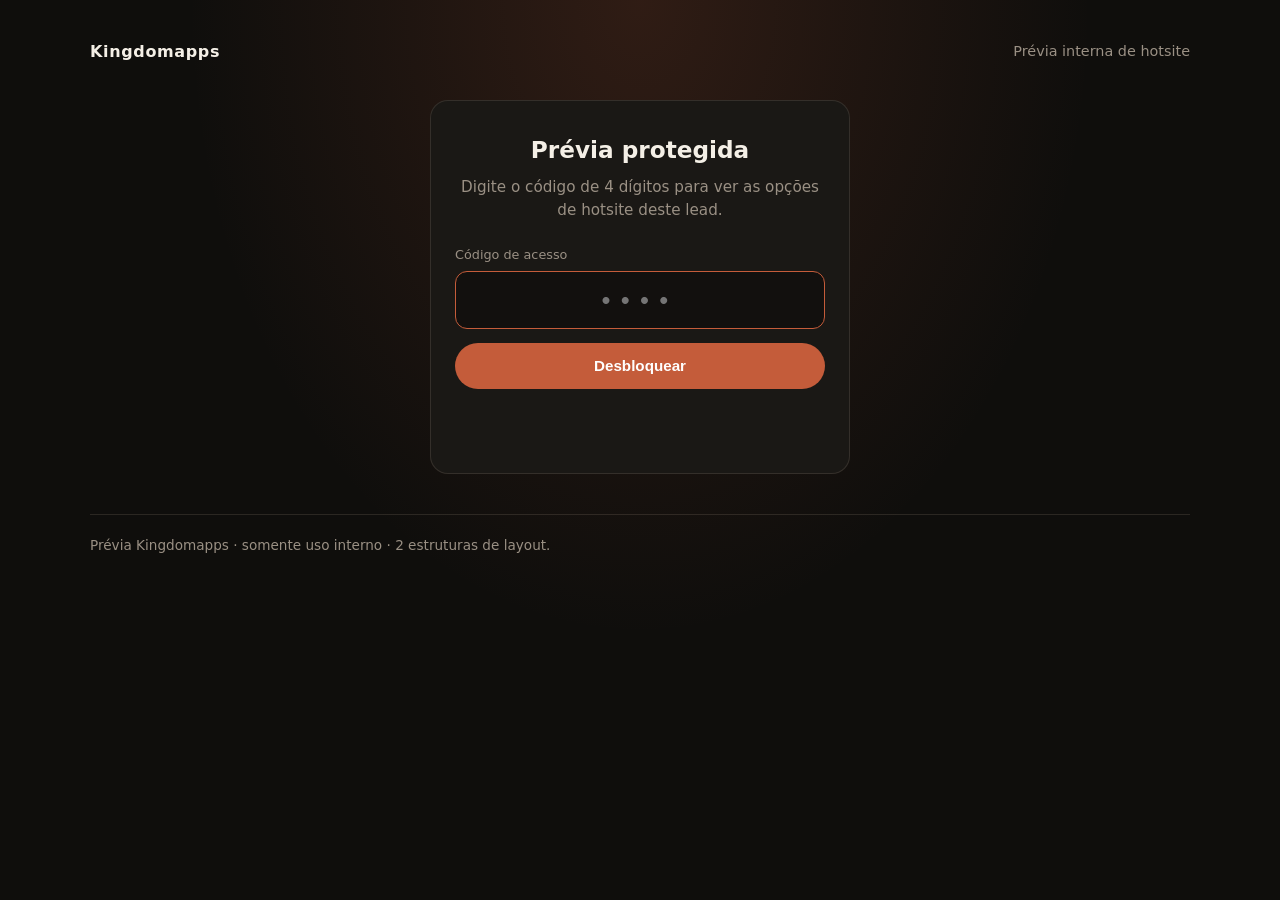
<file: index.html>
<!DOCTYPE html>
<html lang="pt-BR">
<head>
  <meta charset="UTF-8" />
  <meta name="viewport" content="width=device-width, initial-scale=1" />
  <meta name="robots" content="noindex, nofollow" />
  <title>Kingdomapps · Prévia Bogo Café</title>
  <link rel="stylesheet" href="gate.css" />
</head>
<body>
  <div class="shell">
    <div class="brand-row">
      <strong>Kingdomapps</strong>
      <span>Prévia interna de hotsite</span>
    </div>

    <!-- Locked state: no version paths, names, links or iframes -->
    <section id="lock" class="lock" aria-labelledby="lock-title">
      <h1 id="lock-title">Prévia protegida</h1>
      <p>Digite o código de 4 dígitos para ver as opções de hotsite deste lead.</p>
      <form id="pin-form" autocomplete="off">
        <label for="pin-input">Código de acesso</label>
        <input
          id="pin-input"
          name="pin"
          type="password"
          inputmode="numeric"
          pattern="[0-9]*"
          maxlength="4"
          placeholder="••••"
          required
          autofocus
        />
        <button type="submit">Desbloquear</button>
        <p class="err" id="pin-err" role="alert"></p>
      </form>
    </section>

    <!-- Unlocked: populated only by gate.js after auth -->
    <section id="gallery" class="hidden" aria-labelledby="gallery-title">
      <div class="toolbar">
        <button type="button" id="logout">Bloquear de novo</button>
      </div>
      <div class="gallery-head">
        <h1 id="gallery-title">Bogo Café</h1>
        <p>Mesmo conteúdo nas duas versões — muda a estrutura do layout (composição, ordem e tratamento das seções). Abra em nova aba para navegar com calma.</p>
      </div>
      <div class="cards" id="cards"></div>
    </section>

    <footer>
      Prévia Kingdomapps · somente uso interno · 2 estruturas de layout.</footer>
  </div>
  <script src="gate.js"></script>
</body>
</html>
</file>
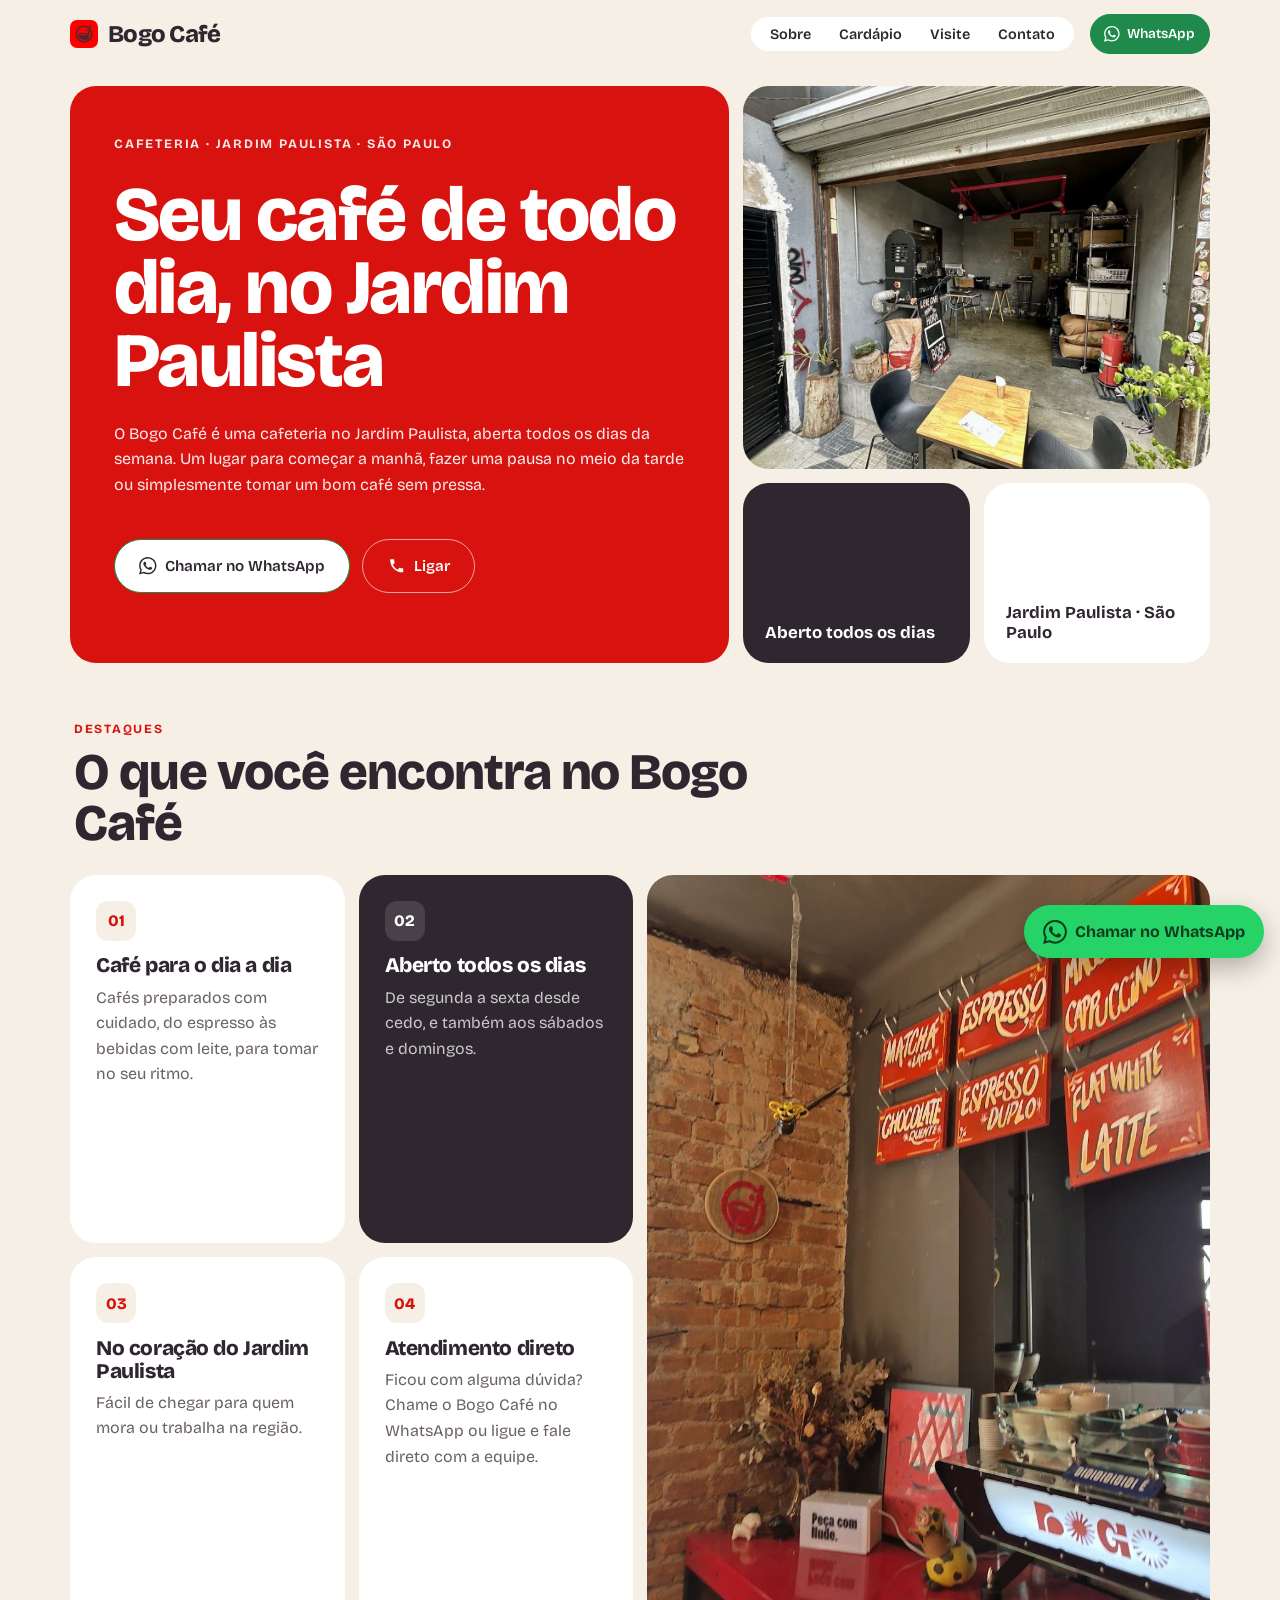
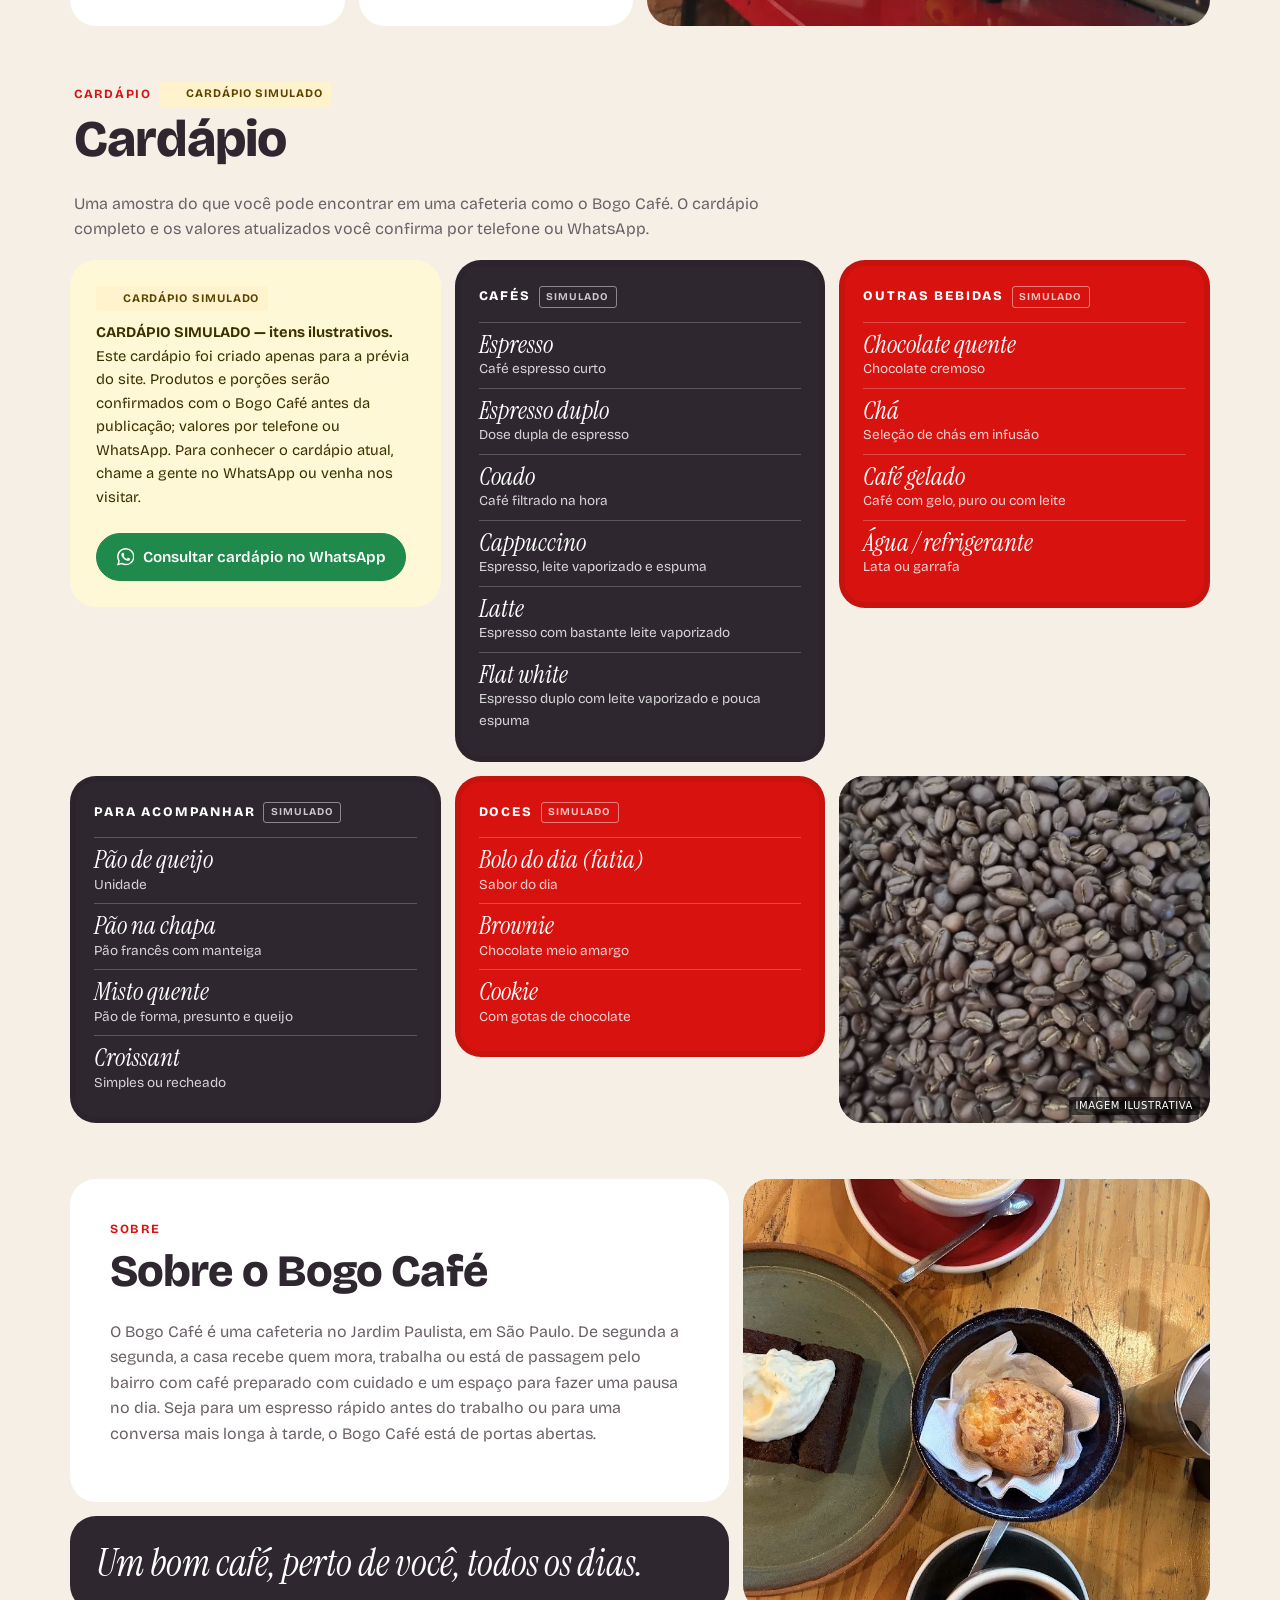
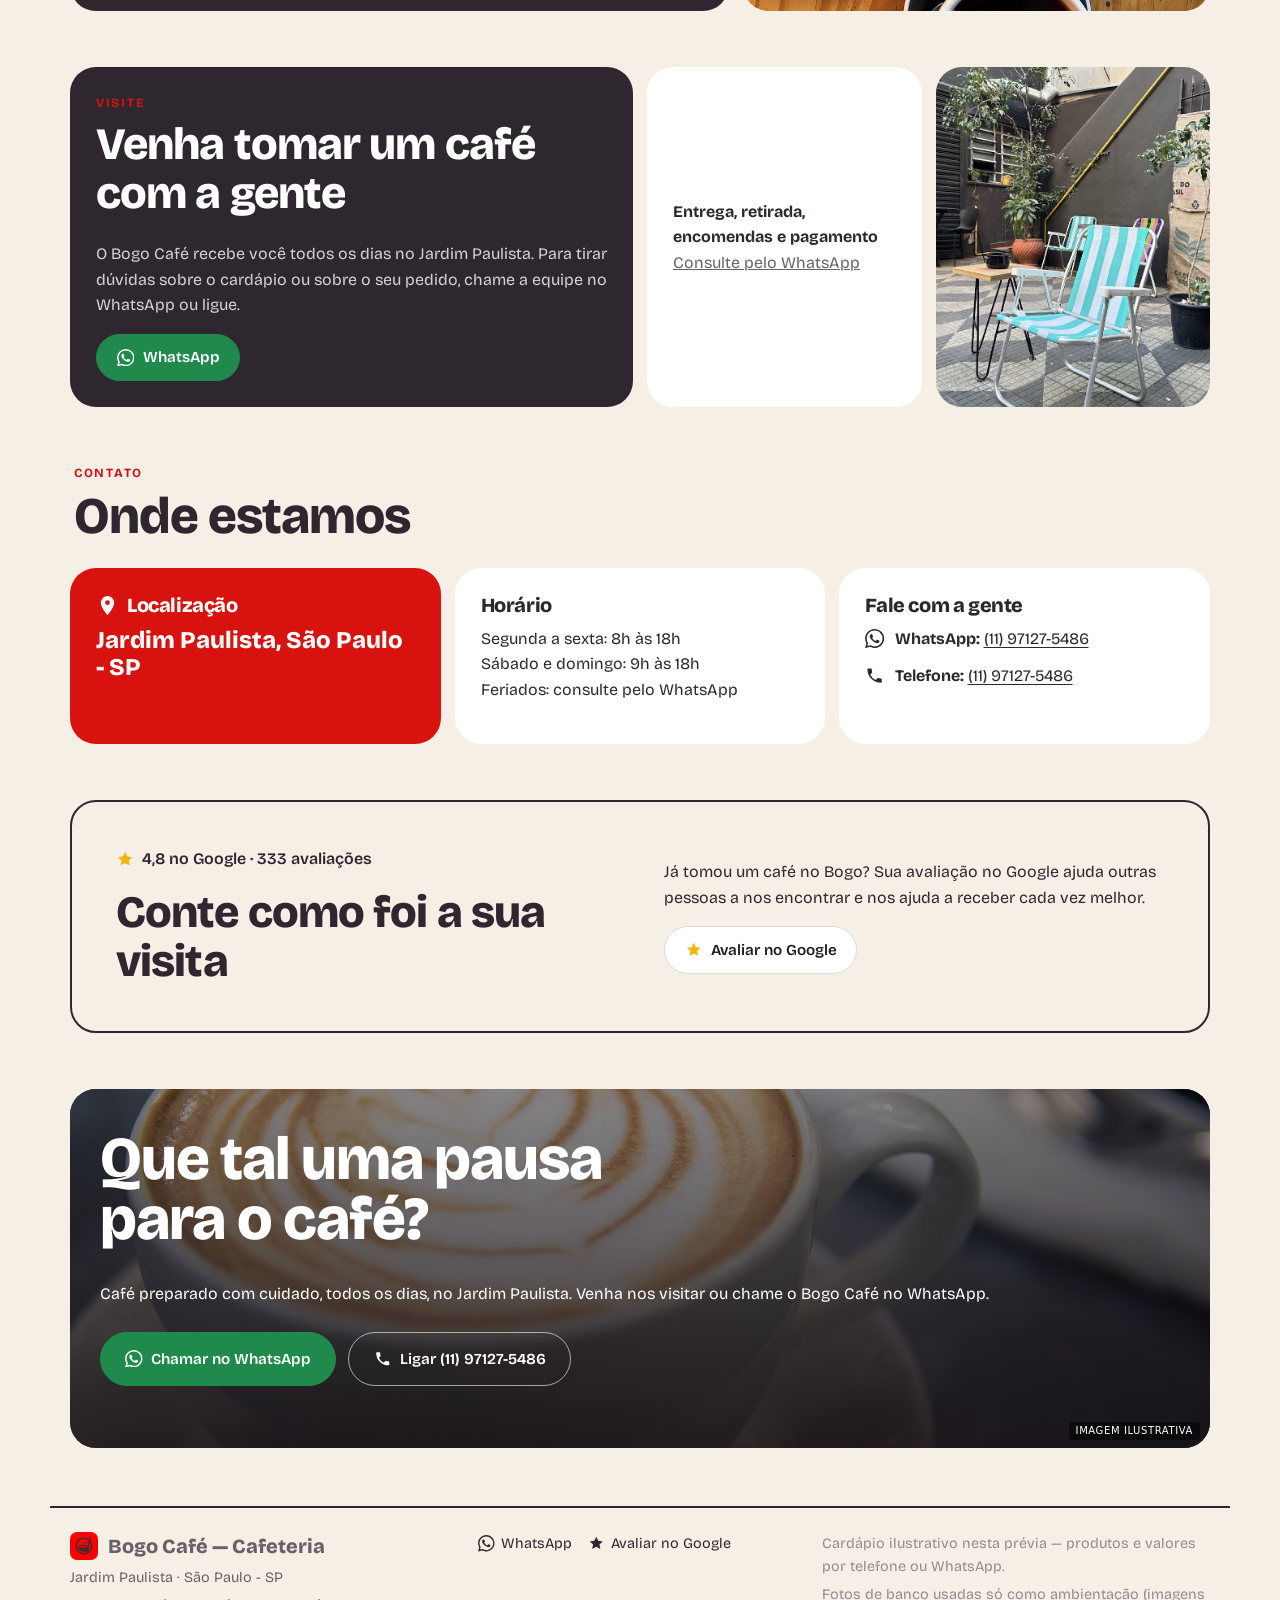
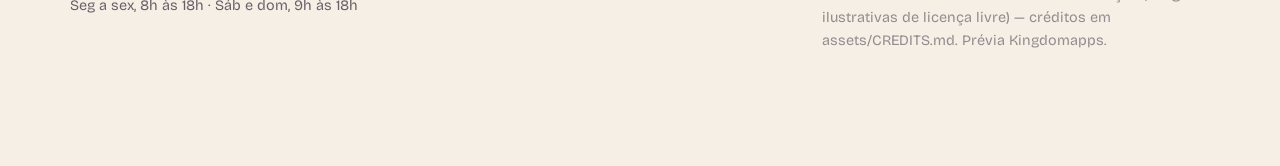
<file: v1/index.html>
<!DOCTYPE html>
<html lang="pt-BR">
<head>
<meta charset="UTF-8" />
<meta name="viewport" content="width=device-width, initial-scale=1" />
<meta name="robots" content="noindex, nofollow" />
<title>Bogo Café | Cafeteria no Jardim Paulista, São Paulo</title>
<meta name="description" content="Cafeteria no Jardim Paulista, em São Paulo. Aberta todos os dias para o seu café, com calma ou de passagem. Chame o Bogo Café no WhatsApp ou venha nos visitar." />
<meta name="theme-color" content="#2f2730" />
<link rel="icon" type="image/jpeg" href="../assets/img/mark.jpg" />
<link rel="preconnect" href="https://fonts.googleapis.com" />
<link rel="preconnect" href="https://fonts.gstatic.com" crossorigin />
<link rel="stylesheet" href="https://fonts.googleapis.com/css2?family=Bricolage+Grotesque:opsz,wght@12..96,400;12..96,600;12..96,700;12..96,800&family=Instrument+Serif:ital@0;1&display=swap" />
<link rel="stylesheet" href="../assets/core.css" />
<link rel="stylesheet" href="../assets/E05.css" />
<style>:root{--brand:#d8130f;--brand2:#f5efe6;--brand-ink:#2f2730}</style>
</head>
<body class="est-E05" data-hours='{"0": [[9, 18]], "1": [[8, 18]], "2": [[8, 18]], "3": [[8, 18]], "4": [[8, 18]], "5": [[8, 18]], "6": [[9, 18]]}' data-hours-unknown='[]'>
<!-- Kingdomapps · estrutura E05 (Balcão em blocos) · v1 · copy: copy.md -->
<a class="skip" href="#conteudo">Pular para o conteúdo</a>
<header class="site-header e5-header" id="header">
  <div class="wrap header-inner">
    <a class="brand" href="#topo" aria-label="Bogo Café — início"><img class="brand-mark e5-mark" src="../assets/img/mark.jpg" width="28" height="28" alt="" aria-hidden="true" /><span class="brand-word e5-word">Bogo Café</span></a>
    <nav class="site-nav" id="site-nav" aria-label="Principal"><ul><li><a href="#sobre">Sobre</a></li><li><a href="#cardapio">Cardápio</a></li><li><a href="#visite">Visite</a></li><li><a href="#contato">Contato</a></li></ul></nav>
    <a class="btn btn-wa btn-sm header-cta" href="https://wa.me/5511971275486?text=Ol%C3%A1%21%20Vim%20pelo%20site%20do%20Bogo%20Caf%C3%A9%20e%20gostaria%20de%20mais%20informa%C3%A7%C3%B5es." target="_blank" rel="noopener"><svg viewBox="0 0 24 24" aria-hidden="true" focusable="false"><path fill="currentColor" d="M17.47 14.38c-.3-.15-1.76-.87-2.03-.97-.27-.1-.47-.15-.67.15-.2.3-.77.97-.94 1.16-.17.2-.35.22-.64.07-.3-.15-1.26-.46-2.39-1.47-.88-.79-1.48-1.76-1.65-2.06-.17-.3-.02-.46.13-.6.13-.14.3-.35.45-.52.15-.17.2-.3.3-.5.1-.2.05-.37-.03-.52-.07-.15-.67-1.61-.92-2.2-.24-.58-.49-.5-.67-.51h-.57c-.2 0-.52.07-.8.37-.27.3-1.04 1.02-1.04 2.48s1.07 2.88 1.21 3.07c.15.2 2.1 3.2 5.08 4.49.71.31 1.26.49 1.7.63.71.22 1.36.19 1.87.12.57-.09 1.76-.72 2-1.41.25-.7.25-1.29.18-1.41-.08-.13-.27-.2-.57-.35zM12.05 21.78a9.87 9.87 0 0 1-5.03-1.38l-.36-.21-3.74.98 1-3.65-.24-.37a9.86 9.86 0 0 1-1.51-5.26c0-5.45 4.44-9.88 9.89-9.88 2.64 0 5.12 1.03 6.99 2.9a9.83 9.83 0 0 1 2.89 6.99c0 5.45-4.44 9.88-9.89 9.88zm8.41-18.3A11.82 11.82 0 0 0 12.05 0C5.5 0 .16 5.34.16 11.89c0 2.1.55 4.14 1.59 5.95L.06 24l6.3-1.65a11.88 11.88 0 0 0 5.69 1.45c6.55 0 11.89-5.34 11.89-11.89 0-3.18-1.24-6.17-3.48-8.41z"/></svg><span>WhatsApp</span></a>
    <button class="nav-toggle" type="button" aria-expanded="false" aria-controls="site-nav"><span class="sr-only">Abrir menu</span><span class="bars" aria-hidden="true"></span></button>
  </div>
</header>
<main id="conteudo">
<section class="e5-hero" id="topo" aria-labelledby="hero-title">
  <div class="wrap e5-grid">
    <div class="e5-b e5-hero-main">
      <p class="e5-eyebrow">Cafeteria · Jardim Paulista · São Paulo</p>
      <h1 id="hero-title">Seu café de todo dia, no Jardim Paulista</h1>
      <p class="e5-lead">O Bogo Café é uma cafeteria no Jardim Paulista, aberta todos os dias da semana. Um lugar para começar a manhã, fazer uma pausa no meio da tarde ou simplesmente tomar um bom café sem pressa.</p>
      <div class="hero-ctas"><a class="btn btn-wa btn-lg" href="https://wa.me/5511971275486?text=Ol%C3%A1%21%20Vim%20pelo%20site%20do%20Bogo%20Caf%C3%A9%20e%20gostaria%20de%20mais%20informa%C3%A7%C3%B5es." target="_blank" rel="noopener"><svg viewBox="0 0 24 24" aria-hidden="true" focusable="false"><path fill="currentColor" d="M17.47 14.38c-.3-.15-1.76-.87-2.03-.97-.27-.1-.47-.15-.67.15-.2.3-.77.97-.94 1.16-.17.2-.35.22-.64.07-.3-.15-1.26-.46-2.39-1.47-.88-.79-1.48-1.76-1.65-2.06-.17-.3-.02-.46.13-.6.13-.14.3-.35.45-.52.15-.17.2-.3.3-.5.1-.2.05-.37-.03-.52-.07-.15-.67-1.61-.92-2.2-.24-.58-.49-.5-.67-.51h-.57c-.2 0-.52.07-.8.37-.27.3-1.04 1.02-1.04 2.48s1.07 2.88 1.21 3.07c.15.2 2.1 3.2 5.08 4.49.71.31 1.26.49 1.7.63.71.22 1.36.19 1.87.12.57-.09 1.76-.72 2-1.41.25-.7.25-1.29.18-1.41-.08-.13-.27-.2-.57-.35zM12.05 21.78a9.87 9.87 0 0 1-5.03-1.38l-.36-.21-3.74.98 1-3.65-.24-.37a9.86 9.86 0 0 1-1.51-5.26c0-5.45 4.44-9.88 9.89-9.88 2.64 0 5.12 1.03 6.99 2.9a9.83 9.83 0 0 1 2.89 6.99c0 5.45-4.44 9.88-9.89 9.88zm8.41-18.3A11.82 11.82 0 0 0 12.05 0C5.5 0 .16 5.34.16 11.89c0 2.1.55 4.14 1.59 5.95L.06 24l6.3-1.65a11.88 11.88 0 0 0 5.69 1.45c6.55 0 11.89-5.34 11.89-11.89 0-3.18-1.24-6.17-3.48-8.41z"/></svg><span>Chamar no WhatsApp</span></a><a class="btn btn-ghost btn-lg btn-tel" href="tel:+5511971275486"><svg viewBox="0 0 24 24" aria-hidden="true" focusable="false"><path fill="currentColor" d="M6.6 10.8a15.1 15.1 0 0 0 6.6 6.6l2.2-2.2a1 1 0 0 1 1-.25 11.4 11.4 0 0 0 3.6.57 1 1 0 0 1 1 1V20a1 1 0 0 1-1 1A17 17 0 0 1 3 4a1 1 0 0 1 1-1h3.5a1 1 0 0 1 1 1c0 1.25.2 2.45.57 3.57a1 1 0 0 1-.25 1z"/></svg><span>Ligar</span></a></div>
      <p class="open-badge" data-open-badge hidden></p>
    </div>
    <figure class="e5-b e5-ph e5-hero-ph"><img src="../assets/img/fotos-foto-3.jpg" width="1200" height="900" alt="Fachada do Bogo Café com portão aberto, mesa na entrada e equipamento de café ao fundo" fetchpriority="high" /></figure>
    <ul class="e5-chips"><li class="e5-b e5-chip e5-chip-1">Aberto todos os dias</li><li class="e5-b e5-chip e5-chip-2">Jardim Paulista · São Paulo</li></ul>
  </div>
</section>
<section class="e5-sec" id="destaques" aria-labelledby="dest-title">
  <div class="wrap"><div class="e5-head"><p class="e5-kicker">Destaques</p><h2 id="dest-title">O que você encontra no Bogo Café</h2></div>
  <ul class="e5-grid e5-feats"><li class="e5-b e5-feat e5-feat-1"><span class="e5-num" aria-hidden="true">01</span><h3>Café para o dia a dia</h3><p>Cafés preparados com cuidado, do espresso às bebidas com leite, para tomar no seu ritmo.</p></li><li class="e5-b e5-feat e5-feat-2"><span class="e5-num" aria-hidden="true">02</span><h3>Aberto todos os dias</h3><p>De segunda a sexta desde cedo, e também aos sábados e domingos.</p></li><li class="e5-b e5-feat-ph" aria-hidden="false"><figure class="e5-ph"><img src="../assets/img/fotos-foto-2.jpg" width="900" height="1200" alt="Balcão do Bogo Café com máquina de espresso e placas vermelhas com nomes de bebidas" loading="lazy" decoding="async" /></figure></li><li class="e5-b e5-feat e5-feat-3"><span class="e5-num" aria-hidden="true">03</span><h3>No coração do Jardim Paulista</h3><p>Fácil de chegar para quem mora ou trabalha na região.</p></li><li class="e5-b e5-feat e5-feat-4"><span class="e5-num" aria-hidden="true">04</span><h3>Atendimento direto</h3><p>Ficou com alguma dúvida? Chame o Bogo Café no WhatsApp ou ligue e fale direto com a equipe.</p></li></ul></div>
</section>
<section class="e5-sec e5-menu" id="cardapio" aria-labelledby="menu-title">
  <div class="wrap">
    <div class="e5-head"><p class="e5-kicker">Cardápio <span class="sim-badge">Cardápio simulado</span></p><h2 id="menu-title">Cardápio</h2><p>Uma amostra do que você pode encontrar em uma cafeteria como o Bogo Café. O cardápio completo e os valores atualizados você confirma por telefone ou WhatsApp.</p></div>
    <div class="e5-grid e5-boards">
      <div class="e5-b e5-notice sim-notice" role="note"><span class="sim-badge">Cardápio simulado</span><p><strong>CARDÁPIO SIMULADO — itens ilustrativos.</strong> Este cardápio foi criado apenas para a prévia do site. Produtos e porções serão confirmados com o Bogo Café antes da publicação; valores por telefone ou WhatsApp. Para conhecer o cardápio atual, chame a gente no WhatsApp ou venha nos visitar.</p><a class="btn btn-wa" href="https://wa.me/5511971275486?text=Ol%C3%A1%21%20Vim%20pelo%20site%20do%20Bogo%20Caf%C3%A9%20e%20gostaria%20de%20mais%20informa%C3%A7%C3%B5es." target="_blank" rel="noopener"><svg viewBox="0 0 24 24" aria-hidden="true" focusable="false"><path fill="currentColor" d="M17.47 14.38c-.3-.15-1.76-.87-2.03-.97-.27-.1-.47-.15-.67.15-.2.3-.77.97-.94 1.16-.17.2-.35.22-.64.07-.3-.15-1.26-.46-2.39-1.47-.88-.79-1.48-1.76-1.65-2.06-.17-.3-.02-.46.13-.6.13-.14.3-.35.45-.52.15-.17.2-.3.3-.5.1-.2.05-.37-.03-.52-.07-.15-.67-1.61-.92-2.2-.24-.58-.49-.5-.67-.51h-.57c-.2 0-.52.07-.8.37-.27.3-1.04 1.02-1.04 2.48s1.07 2.88 1.21 3.07c.15.2 2.1 3.2 5.08 4.49.71.31 1.26.49 1.7.63.71.22 1.36.19 1.87.12.57-.09 1.76-.72 2-1.41.25-.7.25-1.29.18-1.41-.08-.13-.27-.2-.57-.35zM12.05 21.78a9.87 9.87 0 0 1-5.03-1.38l-.36-.21-3.74.98 1-3.65-.24-.37a9.86 9.86 0 0 1-1.51-5.26c0-5.45 4.44-9.88 9.89-9.88 2.64 0 5.12 1.03 6.99 2.9a9.83 9.83 0 0 1 2.89 6.99c0 5.45-4.44 9.88-9.89 9.88zm8.41-18.3A11.82 11.82 0 0 0 12.05 0C5.5 0 .16 5.34.16 11.89c0 2.1.55 4.14 1.59 5.95L.06 24l6.3-1.65a11.88 11.88 0 0 0 5.69 1.45c6.55 0 11.89-5.34 11.89-11.89 0-3.18-1.24-6.17-3.48-8.41z"/></svg><span>Consultar cardápio no WhatsApp</span></a></div>
      <div class="e5-b e5-board"><h3>Cafés <span class="sim-tag">Simulado</span></h3><ul><li><span class="e5-dish">Espresso</span><span class="e5-dish-desc">Café espresso curto</span></li><li><span class="e5-dish">Espresso duplo</span><span class="e5-dish-desc">Dose dupla de espresso</span></li><li><span class="e5-dish">Coado</span><span class="e5-dish-desc">Café filtrado na hora</span></li><li><span class="e5-dish">Cappuccino</span><span class="e5-dish-desc">Espresso, leite vaporizado e espuma</span></li><li><span class="e5-dish">Latte</span><span class="e5-dish-desc">Espresso com bastante leite vaporizado</span></li><li><span class="e5-dish">Flat white</span><span class="e5-dish-desc">Espresso duplo com leite vaporizado e pouca espuma</span></li></ul></div><div class="e5-b e5-board"><h3>Outras bebidas <span class="sim-tag">Simulado</span></h3><ul><li><span class="e5-dish">Chocolate quente</span><span class="e5-dish-desc">Chocolate cremoso</span></li><li><span class="e5-dish">Chá</span><span class="e5-dish-desc">Seleção de chás em infusão</span></li><li><span class="e5-dish">Café gelado</span><span class="e5-dish-desc">Café com gelo, puro ou com leite</span></li><li><span class="e5-dish">Água / refrigerante</span><span class="e5-dish-desc">Lata ou garrafa</span></li></ul></div><div class="e5-b e5-board"><h3>Para acompanhar <span class="sim-tag">Simulado</span></h3><ul><li><span class="e5-dish">Pão de queijo</span><span class="e5-dish-desc">Unidade</span></li><li><span class="e5-dish">Pão na chapa</span><span class="e5-dish-desc">Pão francês com manteiga</span></li><li><span class="e5-dish">Misto quente</span><span class="e5-dish-desc">Pão de forma, presunto e queijo</span></li><li><span class="e5-dish">Croissant</span><span class="e5-dish-desc">Simples ou recheado</span></li></ul></div><div class="e5-b e5-board"><h3>Doces <span class="sim-tag">Simulado</span></h3><ul><li><span class="e5-dish">Bolo do dia (fatia)</span><span class="e5-dish-desc">Sabor do dia</span></li><li><span class="e5-dish">Brownie</span><span class="e5-dish-desc">Chocolate meio amargo</span></li><li><span class="e5-dish">Cookie</span><span class="e5-dish-desc">Com gotas de chocolate</span></li></ul></div>
      <div class="e5-b e5-amb"><div class="amb amb-menu" style="--amb:url('../assets/img/ambiente-coffee-beans-roasted.jpg')" aria-hidden="true"><span class="amb-tag">Imagem ilustrativa</span></div></div>
    </div>
  </div>
</section>
<section class="e5-sec" id="sobre" aria-labelledby="sobre-title">
  <div class="wrap e5-grid">
    <div class="e5-b e5-about"><p class="e5-kicker">Sobre</p><h2 id="sobre-title">Sobre o Bogo Café</h2><p>O Bogo Café é uma cafeteria no Jardim Paulista, em São Paulo. De segunda a segunda, a casa recebe quem mora, trabalha ou está de passagem pelo bairro com café preparado com cuidado e um espaço para fazer uma pausa no dia. Seja para um espresso rápido antes do trabalho ou para uma conversa mais longa à tarde, o Bogo Café está de portas abertas.</p></div>
    <figure class="e5-b e5-ph e5-about-ph"><img src="../assets/img/fotos-foto-4.jpg" width="770" height="1200" alt="Café com leite com arte na espuma, café coado, pão de queijo e fatia de bolo sobre mesa de madeira" loading="lazy" decoding="async" /></figure>
    <blockquote class="e5-b e5-quote"><p>Um bom café, perto de você, todos os dias.</p></blockquote>
  </div>
</section>
<section class="e5-sec" id="visite" aria-labelledby="ent-title">
  <div class="wrap e5-grid">
    <div class="e5-b e5-ent-main"><p class="e5-kicker">Visite</p><h2 id="ent-title">Venha tomar um café com a gente</h2><p>O Bogo Café recebe você todos os dias no Jardim Paulista. Para tirar dúvidas sobre o cardápio ou sobre o seu pedido, chame a equipe no WhatsApp ou ligue.</p><div class="order-links"><a class="btn btn-wa" href="https://wa.me/5511971275486?text=Ol%C3%A1%21%20Vim%20pelo%20site%20do%20Bogo%20Caf%C3%A9%20e%20gostaria%20de%20mais%20informa%C3%A7%C3%B5es." target="_blank" rel="noopener"><svg viewBox="0 0 24 24" aria-hidden="true" focusable="false"><path fill="currentColor" d="M17.47 14.38c-.3-.15-1.76-.87-2.03-.97-.27-.1-.47-.15-.67.15-.2.3-.77.97-.94 1.16-.17.2-.35.22-.64.07-.3-.15-1.26-.46-2.39-1.47-.88-.79-1.48-1.76-1.65-2.06-.17-.3-.02-.46.13-.6.13-.14.3-.35.45-.52.15-.17.2-.3.3-.5.1-.2.05-.37-.03-.52-.07-.15-.67-1.61-.92-2.2-.24-.58-.49-.5-.67-.51h-.57c-.2 0-.52.07-.8.37-.27.3-1.04 1.02-1.04 2.48s1.07 2.88 1.21 3.07c.15.2 2.1 3.2 5.08 4.49.71.31 1.26.49 1.7.63.71.22 1.36.19 1.87.12.57-.09 1.76-.72 2-1.41.25-.7.25-1.29.18-1.41-.08-.13-.27-.2-.57-.35zM12.05 21.78a9.87 9.87 0 0 1-5.03-1.38l-.36-.21-3.74.98 1-3.65-.24-.37a9.86 9.86 0 0 1-1.51-5.26c0-5.45 4.44-9.88 9.89-9.88 2.64 0 5.12 1.03 6.99 2.9a9.83 9.83 0 0 1 2.89 6.99c0 5.45-4.44 9.88-9.89 9.88zm8.41-18.3A11.82 11.82 0 0 0 12.05 0C5.5 0 .16 5.34.16 11.89c0 2.1.55 4.14 1.59 5.95L.06 24l6.3-1.65a11.88 11.88 0 0 0 5.69 1.45c6.55 0 11.89-5.34 11.89-11.89 0-3.18-1.24-6.17-3.48-8.41z"/></svg><span>WhatsApp</span></a></div></div>
    <dl class="e5-b e5-kv"><div><dt>Entrega, retirada, encomendas e pagamento</dt><dd><a href="https://wa.me/5511971275486?text=Ol%C3%A1%21%20Vim%20pelo%20site%20do%20Bogo%20Caf%C3%A9%20e%20gostaria%20de%20mais%20informa%C3%A7%C3%B5es." target="_blank" rel="noopener">Consulte pelo WhatsApp</a></dd></div></dl>
    
    <figure class="e5-b e5-ph e5-ent-ph"><img src="../assets/img/fotos-foto-1.jpg" width="675" height="1200" alt="Pátio do Bogo Café com cadeiras de praia listradas, mesinha de madeira e plantas" loading="lazy" decoding="async" /></figure>
  </div>
</section>
<section class="e5-sec" id="contato" aria-labelledby="ct-title">
  <div class="wrap">
    <div class="e5-head"><p class="e5-kicker">Contato</p><h2 id="ct-title">Onde estamos</h2></div>
    <div class="e5-grid e5-contact"><div class="ct-card ct-addr"><h3><svg viewBox="0 0 24 24" aria-hidden="true" focusable="false"><path fill="currentColor" d="M12 2a7 7 0 0 0-7 7c0 5.25 7 13 7 13s7-7.75 7-13a7 7 0 0 0-7-7zm0 9.5a2.5 2.5 0 1 1 0-5 2.5 2.5 0 0 1 0 5z"/></svg><span>Localização</span></h3><p>Jardim Paulista, São Paulo - SP</p></div><div class="ct-card ct-hours"><h3>Horário</h3><p>Segunda a sexta: 8h às 18h<br />Sábado e domingo: 9h às 18h<br />Feriados: consulte pelo WhatsApp</p><p class="open-badge" data-open-badge hidden></p></div><div class="ct-card"><h3>Fale com a gente</h3><ul class="ct-list"><li><svg viewBox="0 0 24 24" aria-hidden="true" focusable="false"><path fill="currentColor" d="M17.47 14.38c-.3-.15-1.76-.87-2.03-.97-.27-.1-.47-.15-.67.15-.2.3-.77.97-.94 1.16-.17.2-.35.22-.64.07-.3-.15-1.26-.46-2.39-1.47-.88-.79-1.48-1.76-1.65-2.06-.17-.3-.02-.46.13-.6.13-.14.3-.35.45-.52.15-.17.2-.3.3-.5.1-.2.05-.37-.03-.52-.07-.15-.67-1.61-.92-2.2-.24-.58-.49-.5-.67-.51h-.57c-.2 0-.52.07-.8.37-.27.3-1.04 1.02-1.04 2.48s1.07 2.88 1.21 3.07c.15.2 2.1 3.2 5.08 4.49.71.31 1.26.49 1.7.63.71.22 1.36.19 1.87.12.57-.09 1.76-.72 2-1.41.25-.7.25-1.29.18-1.41-.08-.13-.27-.2-.57-.35zM12.05 21.78a9.87 9.87 0 0 1-5.03-1.38l-.36-.21-3.74.98 1-3.65-.24-.37a9.86 9.86 0 0 1-1.51-5.26c0-5.45 4.44-9.88 9.89-9.88 2.64 0 5.12 1.03 6.99 2.9a9.83 9.83 0 0 1 2.89 6.99c0 5.45-4.44 9.88-9.89 9.88zm8.41-18.3A11.82 11.82 0 0 0 12.05 0C5.5 0 .16 5.34.16 11.89c0 2.1.55 4.14 1.59 5.95L.06 24l6.3-1.65a11.88 11.88 0 0 0 5.69 1.45c6.55 0 11.89-5.34 11.89-11.89 0-3.18-1.24-6.17-3.48-8.41z"/></svg><span><strong>WhatsApp:</strong> <a href="https://wa.me/5511971275486?text=Ol%C3%A1%21%20Vim%20pelo%20site%20do%20Bogo%20Caf%C3%A9%20e%20gostaria%20de%20mais%20informa%C3%A7%C3%B5es." target="_blank" rel="noopener">(11) 97127-5486</a></span></li><li><svg viewBox="0 0 24 24" aria-hidden="true" focusable="false"><path fill="currentColor" d="M6.6 10.8a15.1 15.1 0 0 0 6.6 6.6l2.2-2.2a1 1 0 0 1 1-.25 11.4 11.4 0 0 0 3.6.57 1 1 0 0 1 1 1V20a1 1 0 0 1-1 1A17 17 0 0 1 3 4a1 1 0 0 1 1-1h3.5a1 1 0 0 1 1 1c0 1.25.2 2.45.57 3.57a1 1 0 0 1-.25 1z"/></svg><span><strong>Telefone:</strong> <a href="tel:+5511971275486">(11) 97127-5486</a></span></li></ul></div></div>
  </div>
</section>
<section class="e5-sec e5-review-wrap" id="avaliar" aria-labelledby="av-title">
  <div class="wrap"><div class="e5-b e5-review">
    <div><p class="selo"><svg viewBox="0 0 24 24" aria-hidden="true" focusable="false"><path fill="currentColor" d="M12 2.5l2.9 6 6.6.8-4.9 4.5 1.3 6.5L12 17.1l-5.9 3.2 1.3-6.5L2.5 9.3l6.6-.8z"/></svg><span>4,8 no Google · 333 avaliações</span></p><h2 id="av-title">Conte como foi a sua visita</h2></div>
    <div><p>Já tomou um café no Bogo? Sua avaliação no Google ajuda outras pessoas a nos encontrar e nos ajuda a receber cada vez melhor.</p><a class="btn btn-review" href="https://search.google.com/local/writereview?placeid=ChIJn5qVHu9ZzpQRwru6_Yf-N1U" target="_blank" rel="noopener"><svg viewBox="0 0 24 24" aria-hidden="true" focusable="false"><path fill="currentColor" d="M12 2.5l2.9 6 6.6.8-4.9 4.5 1.3 6.5L12 17.1l-5.9 3.2 1.3-6.5L2.5 9.3l6.6-.8z"/></svg><span>Avaliar no Google</span></a></div>
  </div></div>
</section>
<section class="e5-sec cta-final" id="cta-final" aria-labelledby="cta-title">
  <div class="wrap"><div class="e5-b e5-cta"><div class="amb amb-cta" style="--amb:url('../assets/img/ambiente-latte-art.jpg')" aria-hidden="true"><span class="amb-tag">Imagem ilustrativa</span></div>
    <div class="e5-cta-inner"><h2 id="cta-title">Que tal uma pausa para o café?</h2><p>Café preparado com cuidado, todos os dias, no Jardim Paulista. Venha nos visitar ou chame o Bogo Café no WhatsApp.</p><div class="hero-ctas"><a class="btn btn-wa btn-lg" href="https://wa.me/5511971275486?text=Ol%C3%A1%21%20Vim%20pelo%20site%20do%20Bogo%20Caf%C3%A9%20e%20gostaria%20de%20mais%20informa%C3%A7%C3%B5es." target="_blank" rel="noopener"><svg viewBox="0 0 24 24" aria-hidden="true" focusable="false"><path fill="currentColor" d="M17.47 14.38c-.3-.15-1.76-.87-2.03-.97-.27-.1-.47-.15-.67.15-.2.3-.77.97-.94 1.16-.17.2-.35.22-.64.07-.3-.15-1.26-.46-2.39-1.47-.88-.79-1.48-1.76-1.65-2.06-.17-.3-.02-.46.13-.6.13-.14.3-.35.45-.52.15-.17.2-.3.3-.5.1-.2.05-.37-.03-.52-.07-.15-.67-1.61-.92-2.2-.24-.58-.49-.5-.67-.51h-.57c-.2 0-.52.07-.8.37-.27.3-1.04 1.02-1.04 2.48s1.07 2.88 1.21 3.07c.15.2 2.1 3.2 5.08 4.49.71.31 1.26.49 1.7.63.71.22 1.36.19 1.87.12.57-.09 1.76-.72 2-1.41.25-.7.25-1.29.18-1.41-.08-.13-.27-.2-.57-.35zM12.05 21.78a9.87 9.87 0 0 1-5.03-1.38l-.36-.21-3.74.98 1-3.65-.24-.37a9.86 9.86 0 0 1-1.51-5.26c0-5.45 4.44-9.88 9.89-9.88 2.64 0 5.12 1.03 6.99 2.9a9.83 9.83 0 0 1 2.89 6.99c0 5.45-4.44 9.88-9.89 9.88zm8.41-18.3A11.82 11.82 0 0 0 12.05 0C5.5 0 .16 5.34.16 11.89c0 2.1.55 4.14 1.59 5.95L.06 24l6.3-1.65a11.88 11.88 0 0 0 5.69 1.45c6.55 0 11.89-5.34 11.89-11.89 0-3.18-1.24-6.17-3.48-8.41z"/></svg><span>Chamar no WhatsApp</span></a><a class="btn btn-ghost btn-lg" href="tel:+5511971275486"><svg viewBox="0 0 24 24" aria-hidden="true" focusable="false"><path fill="currentColor" d="M6.6 10.8a15.1 15.1 0 0 0 6.6 6.6l2.2-2.2a1 1 0 0 1 1-.25 11.4 11.4 0 0 0 3.6.57 1 1 0 0 1 1 1V20a1 1 0 0 1-1 1A17 17 0 0 1 3 4a1 1 0 0 1 1-1h3.5a1 1 0 0 1 1 1c0 1.25.2 2.45.57 3.57a1 1 0 0 1-.25 1z"/></svg><span>Ligar (11) 97127-5486</span></a></div></div>
  </div></div>
</section>
</main>
<footer class="site-footer e5-footer">
  <div class="wrap e5-foot">
    <div><p class="f-name"><img class="brand-mark e5-mark" src="../assets/img/mark.jpg" width="28" height="28" alt="" aria-hidden="true" /><span>Bogo Café — Cafeteria</span></p><p>Jardim Paulista · São Paulo - SP</p><p>Seg a sex, 8h às 18h · Sáb e dom, 9h às 18h</p></div>
    <nav class="f-links" aria-label="Links"><a href="https://wa.me/5511971275486?text=Ol%C3%A1%21%20Vim%20pelo%20site%20do%20Bogo%20Caf%C3%A9%20e%20gostaria%20de%20mais%20informa%C3%A7%C3%B5es." target="_blank" rel="noopener"><svg viewBox="0 0 24 24" aria-hidden="true" focusable="false"><path fill="currentColor" d="M17.47 14.38c-.3-.15-1.76-.87-2.03-.97-.27-.1-.47-.15-.67.15-.2.3-.77.97-.94 1.16-.17.2-.35.22-.64.07-.3-.15-1.26-.46-2.39-1.47-.88-.79-1.48-1.76-1.65-2.06-.17-.3-.02-.46.13-.6.13-.14.3-.35.45-.52.15-.17.2-.3.3-.5.1-.2.05-.37-.03-.52-.07-.15-.67-1.61-.92-2.2-.24-.58-.49-.5-.67-.51h-.57c-.2 0-.52.07-.8.37-.27.3-1.04 1.02-1.04 2.48s1.07 2.88 1.21 3.07c.15.2 2.1 3.2 5.08 4.49.71.31 1.26.49 1.7.63.71.22 1.36.19 1.87.12.57-.09 1.76-.72 2-1.41.25-.7.25-1.29.18-1.41-.08-.13-.27-.2-.57-.35zM12.05 21.78a9.87 9.87 0 0 1-5.03-1.38l-.36-.21-3.74.98 1-3.65-.24-.37a9.86 9.86 0 0 1-1.51-5.26c0-5.45 4.44-9.88 9.89-9.88 2.64 0 5.12 1.03 6.99 2.9a9.83 9.83 0 0 1 2.89 6.99c0 5.45-4.44 9.88-9.89 9.88zm8.41-18.3A11.82 11.82 0 0 0 12.05 0C5.5 0 .16 5.34.16 11.89c0 2.1.55 4.14 1.59 5.95L.06 24l6.3-1.65a11.88 11.88 0 0 0 5.69 1.45c6.55 0 11.89-5.34 11.89-11.89 0-3.18-1.24-6.17-3.48-8.41z"/></svg><span>WhatsApp</span></a><a href="https://search.google.com/local/writereview?placeid=ChIJn5qVHu9ZzpQRwru6_Yf-N1U" target="_blank" rel="noopener"><svg viewBox="0 0 24 24" aria-hidden="true" focusable="false"><path fill="currentColor" d="M12 2.5l2.9 6 6.6.8-4.9 4.5 1.3 6.5L12 17.1l-5.9 3.2 1.3-6.5L2.5 9.3l6.6-.8z"/></svg><span>Avaliar no Google</span></a></nav>
    <div><p class="f-note">Cardápio ilustrativo nesta prévia — produtos e valores por telefone ou WhatsApp.</p><p class="f-credit">Fotos de banco usadas só como ambientação (imagens ilustrativas de licença livre) — créditos em assets/CREDITS.md. Prévia Kingdomapps.</p></div>
  </div>
</footer>
<a class="wa-float" href="https://wa.me/5511971275486?text=Ol%C3%A1%21%20Vim%20pelo%20site%20do%20Bogo%20Caf%C3%A9%20e%20gostaria%20de%20mais%20informa%C3%A7%C3%B5es." target="_blank" rel="noopener" aria-label="Chamar o Bogo Café no WhatsApp"><svg viewBox="0 0 24 24" aria-hidden="true" focusable="false"><path fill="currentColor" d="M17.47 14.38c-.3-.15-1.76-.87-2.03-.97-.27-.1-.47-.15-.67.15-.2.3-.77.97-.94 1.16-.17.2-.35.22-.64.07-.3-.15-1.26-.46-2.39-1.47-.88-.79-1.48-1.76-1.65-2.06-.17-.3-.02-.46.13-.6.13-.14.3-.35.45-.52.15-.17.2-.3.3-.5.1-.2.05-.37-.03-.52-.07-.15-.67-1.61-.92-2.2-.24-.58-.49-.5-.67-.51h-.57c-.2 0-.52.07-.8.37-.27.3-1.04 1.02-1.04 2.48s1.07 2.88 1.21 3.07c.15.2 2.1 3.2 5.08 4.49.71.31 1.26.49 1.7.63.71.22 1.36.19 1.87.12.57-.09 1.76-.72 2-1.41.25-.7.25-1.29.18-1.41-.08-.13-.27-.2-.57-.35zM12.05 21.78a9.87 9.87 0 0 1-5.03-1.38l-.36-.21-3.74.98 1-3.65-.24-.37a9.86 9.86 0 0 1-1.51-5.26c0-5.45 4.44-9.88 9.89-9.88 2.64 0 5.12 1.03 6.99 2.9a9.83 9.83 0 0 1 2.89 6.99c0 5.45-4.44 9.88-9.89 9.88zm8.41-18.3A11.82 11.82 0 0 0 12.05 0C5.5 0 .16 5.34.16 11.89c0 2.1.55 4.14 1.59 5.95L.06 24l6.3-1.65a11.88 11.88 0 0 0 5.69 1.45c6.55 0 11.89-5.34 11.89-11.89 0-3.18-1.24-6.17-3.48-8.41z"/></svg><span>Chamar no WhatsApp</span></a>
<script src="../assets/site.js" defer></script>
</body>
</html>
</file>
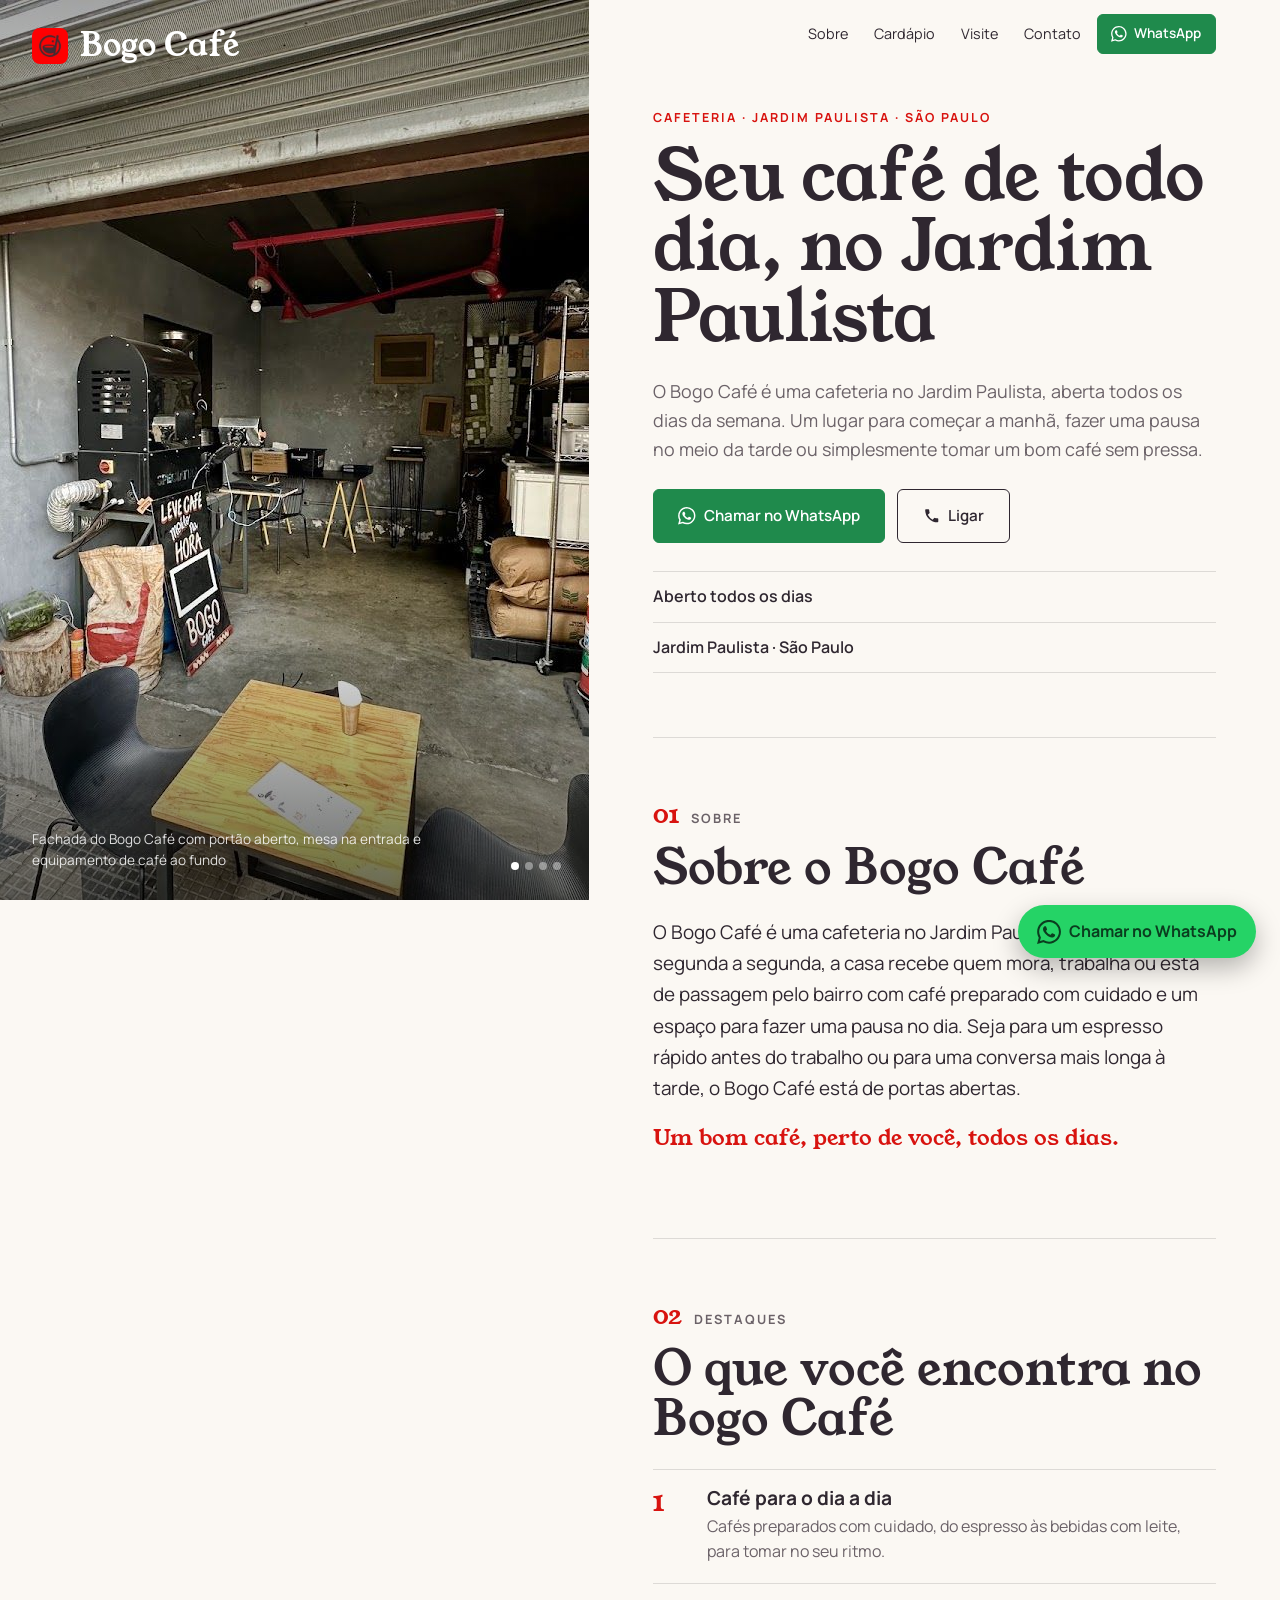
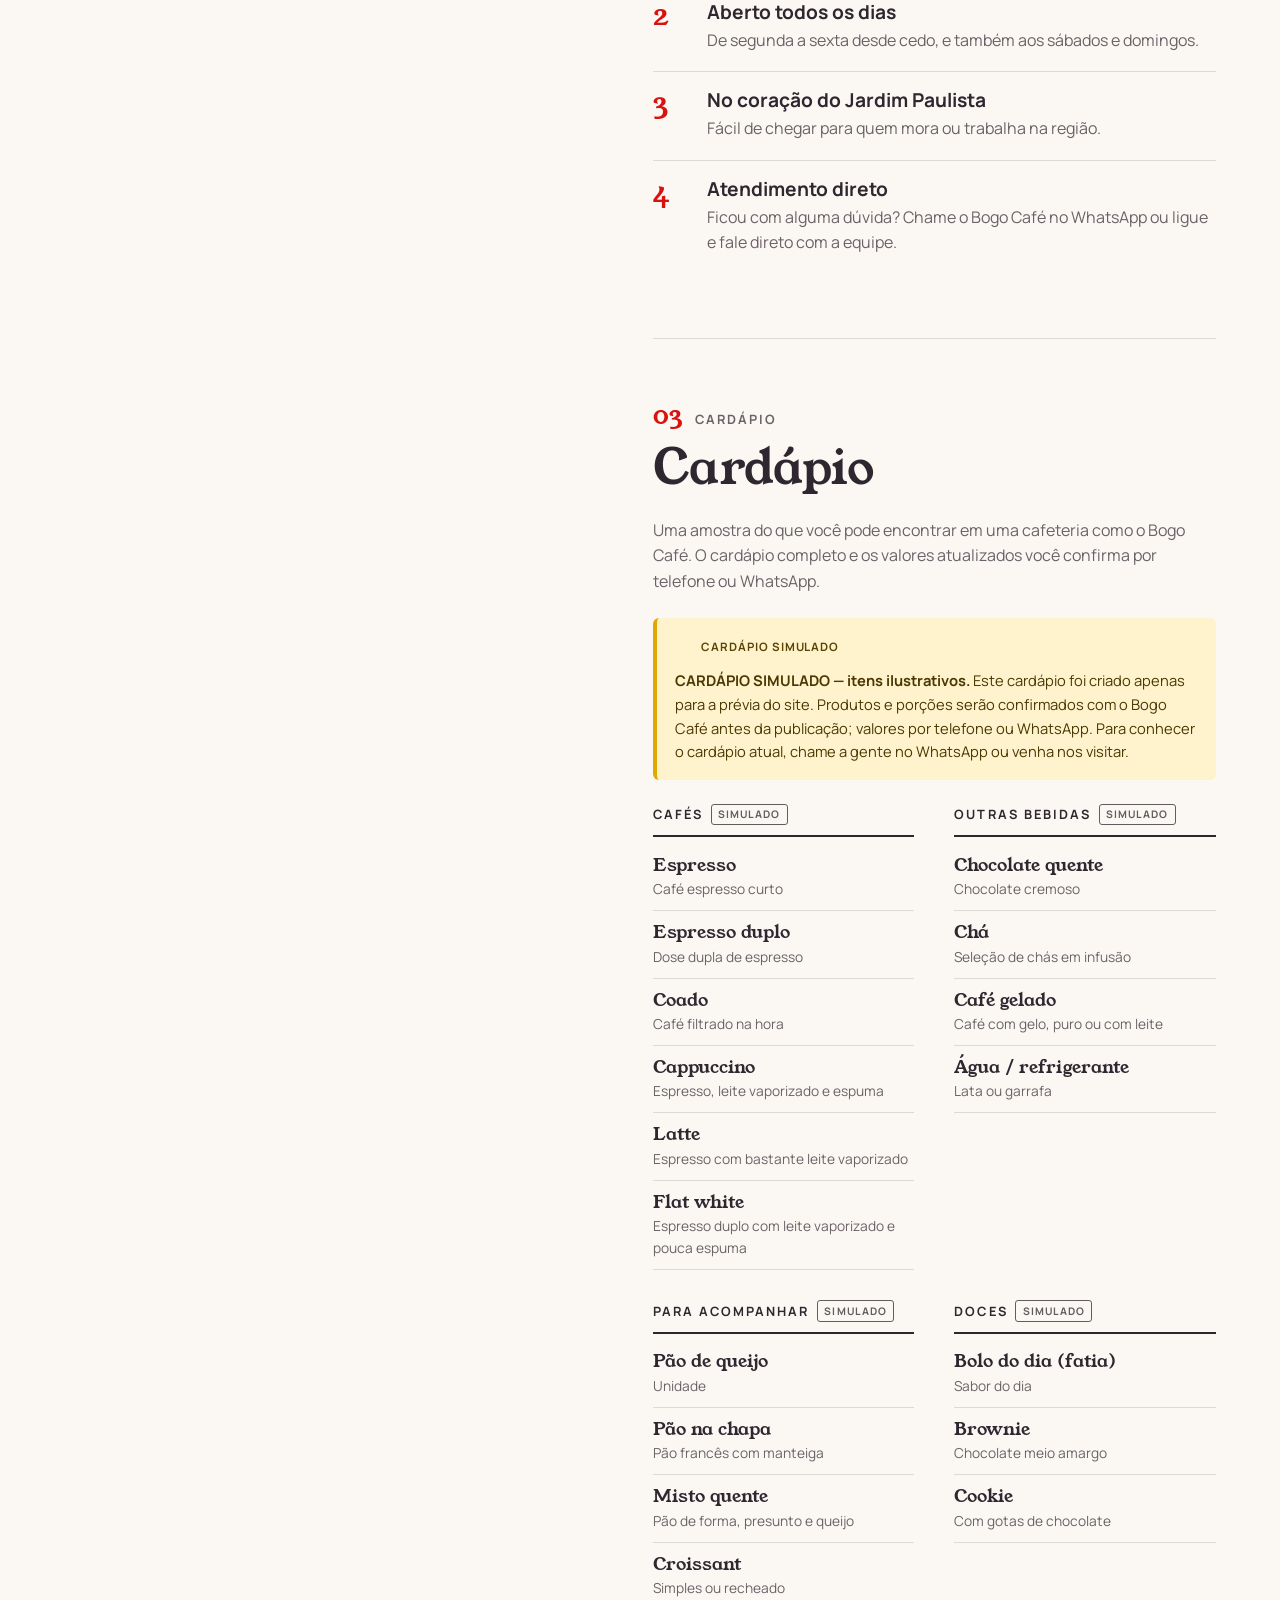
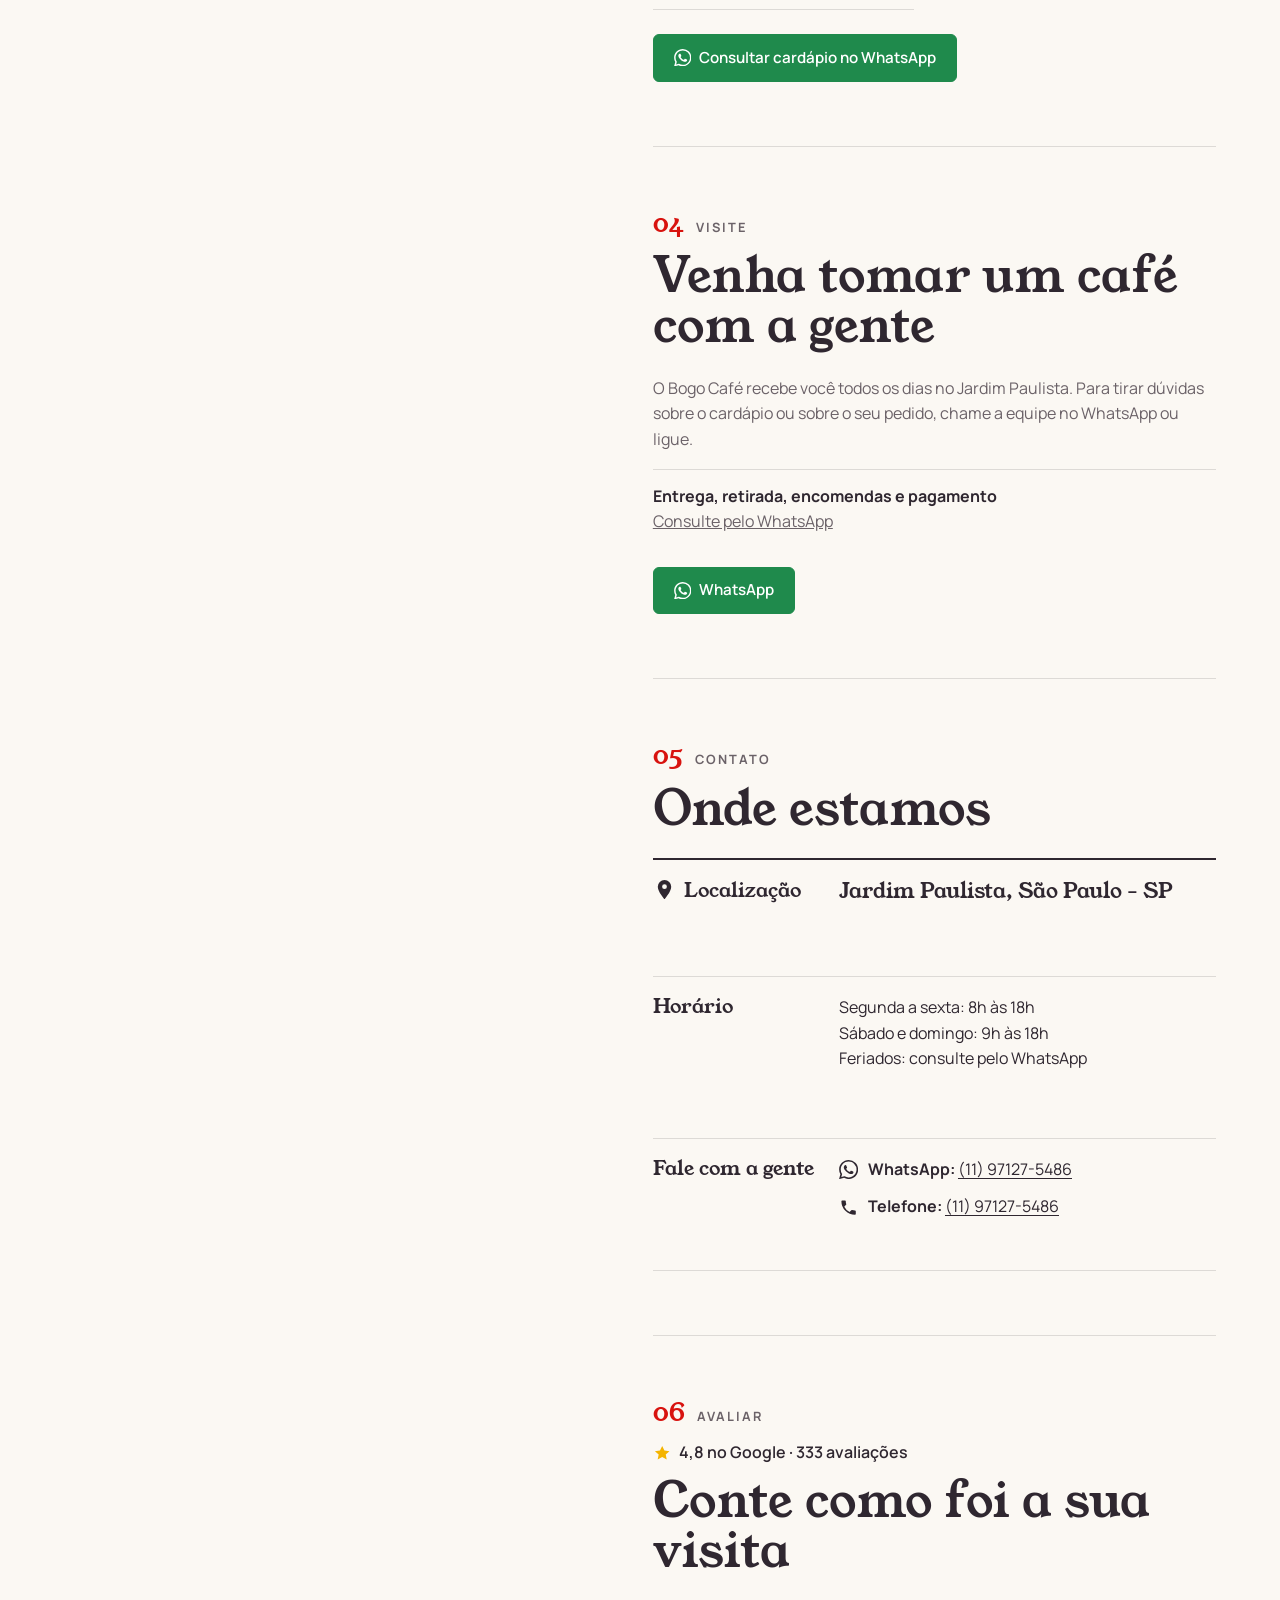
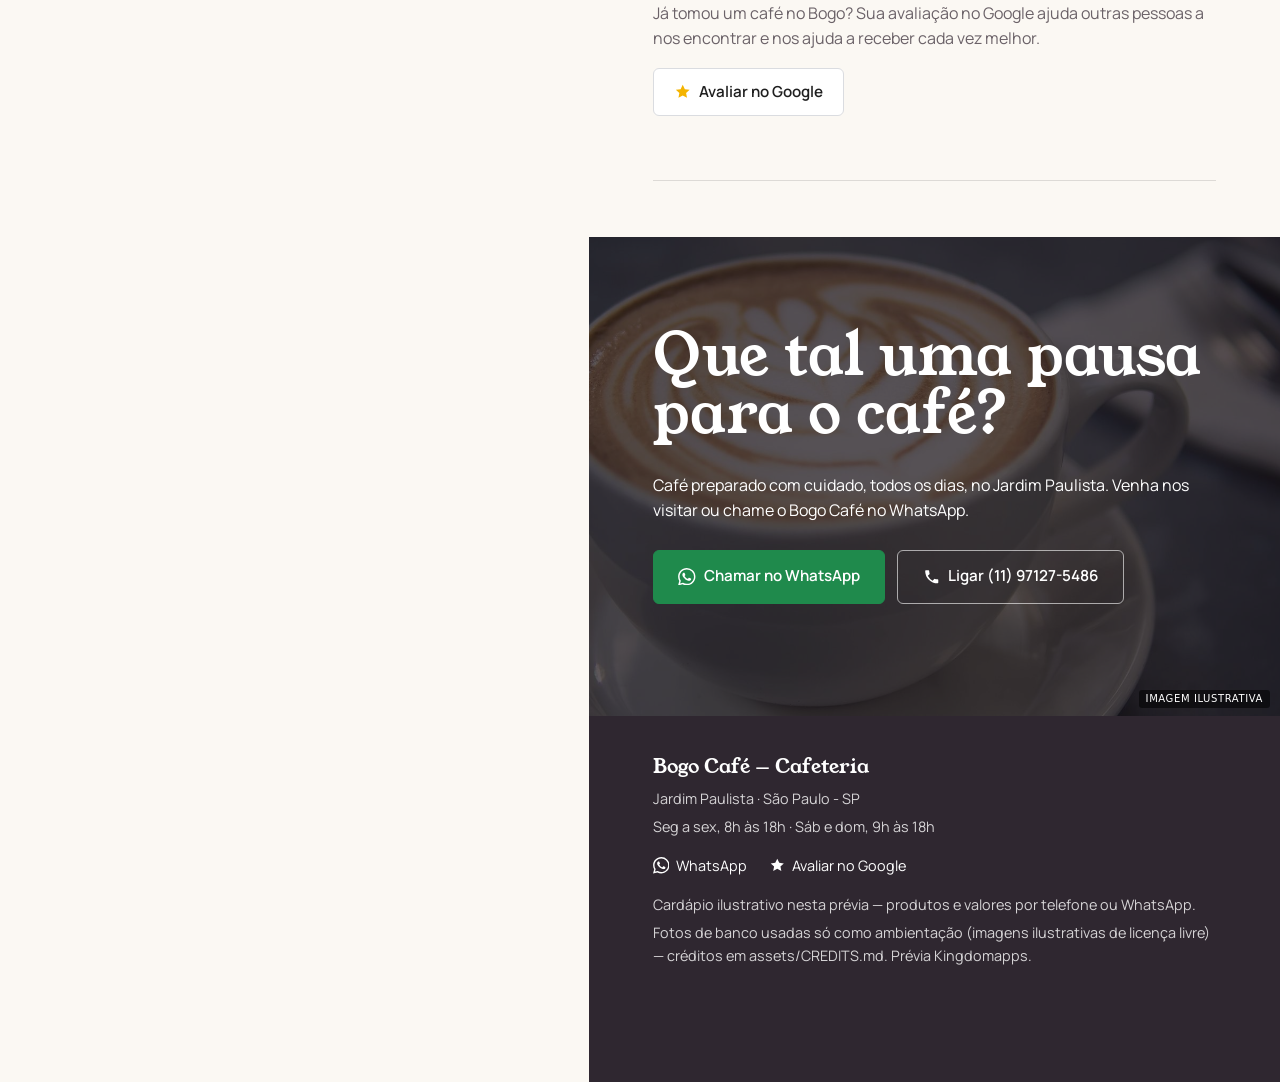
<file: v2/index.html>
<!DOCTYPE html>
<html lang="pt-BR">
<head>
<meta charset="UTF-8" />
<meta name="viewport" content="width=device-width, initial-scale=1" />
<meta name="robots" content="noindex, nofollow" />
<title>Bogo Café | Cafeteria no Jardim Paulista, São Paulo</title>
<meta name="description" content="Cafeteria no Jardim Paulista, em São Paulo. Aberta todos os dias para o seu café, com calma ou de passagem. Chame o Bogo Café no WhatsApp ou venha nos visitar." />
<meta name="theme-color" content="#2f2730" />
<link rel="icon" type="image/jpeg" href="../assets/img/mark.jpg" />
<link rel="preconnect" href="https://fonts.googleapis.com" />
<link rel="preconnect" href="https://fonts.gstatic.com" crossorigin />
<link rel="stylesheet" href="https://fonts.googleapis.com/css2?family=Young+Serif&family=Manrope:wght@400;500;600;700&display=swap" />
<link rel="stylesheet" href="../assets/core.css" />
<link rel="stylesheet" href="../assets/E06.css" />
<style>:root{--brand:#d8130f;--brand2:#f5efe6;--brand-ink:#2f2730}</style>
</head>
<body class="est-E06" data-hours='{"0": [[9, 18]], "1": [[8, 18]], "2": [[8, 18]], "3": [[8, 18]], "4": [[8, 18]], "5": [[8, 18]], "6": [[9, 18]]}' data-hours-unknown='[]'>
<!-- Kingdomapps · estrutura E06 (Janela fixa) · v2 · copy: copy.md -->
<a class="skip" href="#conteudo">Pular para o conteúdo</a>
<div class="e6-split">
<div class="e6-window" aria-label="Fotos de Bogo Café">
  <figure class="e6-frame on" data-i="0"><img src="../assets/img/fotos-foto-3.jpg" width="1200" height="900" alt="Fachada do Bogo Café com portão aberto, mesa na entrada e equipamento de café ao fundo" /><figcaption>Fachada do Bogo Café com portão aberto, mesa na entrada e equipamento de café ao fundo</figcaption></figure><figure class="e6-frame" data-i="1"><img src="../assets/img/fotos-foto-2.jpg" width="900" height="1200" alt="Balcão do Bogo Café com máquina de espresso e placas vermelhas com nomes de bebidas" loading="lazy" decoding="async" /><figcaption>Balcão do Bogo Café com máquina de espresso e placas vermelhas com nomes de bebidas</figcaption></figure><figure class="e6-frame" data-i="2"><img src="../assets/img/fotos-foto-4.jpg" width="770" height="1200" alt="Café com leite com arte na espuma, café coado, pão de queijo e fatia de bolo sobre mesa de madeira" loading="lazy" decoding="async" /><figcaption>Café com leite com arte na espuma, café coado, pão de queijo e fatia de bolo sobre mesa de madeira</figcaption></figure><figure class="e6-frame" data-i="3"><img src="../assets/img/fotos-foto-1.jpg" width="675" height="1200" alt="Pátio do Bogo Café com cadeiras de praia listradas, mesinha de madeira e plantas" loading="lazy" decoding="async" /><figcaption>Pátio do Bogo Café com cadeiras de praia listradas, mesinha de madeira e plantas</figcaption></figure>
  <div class="e6-window-brand"><img class="brand-mark e6-mark" src="../assets/img/mark.jpg" width="36" height="36" alt="" aria-hidden="true" /><span class="brand-word e6-wm">Bogo Café</span></div>
  <ol class="e6-dots" aria-hidden="true"><li class=on></li><li></li><li></li><li></li></ol>
</div>
<div class="e6-col">
<header class="site-header e6-header" id="header">
  <div class="header-inner e6-header-inner">
    <a class="brand" href="#topo" aria-label="Bogo Café — início"><img class="brand-mark e6-mark" src="../assets/img/mark.jpg" width="36" height="36" alt="" aria-hidden="true" /><span class="brand-word e6-word">Bogo Café</span></a>
    <nav class="site-nav" id="site-nav" aria-label="Principal"><ul><li><a href="#sobre">Sobre</a></li><li><a href="#cardapio">Cardápio</a></li><li><a href="#visite">Visite</a></li><li><a href="#contato">Contato</a></li></ul></nav>
    <a class="btn btn-wa btn-sm header-cta" href="https://wa.me/5511971275486?text=Ol%C3%A1%21%20Vim%20pelo%20site%20do%20Bogo%20Caf%C3%A9%20e%20gostaria%20de%20mais%20informa%C3%A7%C3%B5es." target="_blank" rel="noopener"><svg viewBox="0 0 24 24" aria-hidden="true" focusable="false"><path fill="currentColor" d="M17.47 14.38c-.3-.15-1.76-.87-2.03-.97-.27-.1-.47-.15-.67.15-.2.3-.77.97-.94 1.16-.17.2-.35.22-.64.07-.3-.15-1.26-.46-2.39-1.47-.88-.79-1.48-1.76-1.65-2.06-.17-.3-.02-.46.13-.6.13-.14.3-.35.45-.52.15-.17.2-.3.3-.5.1-.2.05-.37-.03-.52-.07-.15-.67-1.61-.92-2.2-.24-.58-.49-.5-.67-.51h-.57c-.2 0-.52.07-.8.37-.27.3-1.04 1.02-1.04 2.48s1.07 2.88 1.21 3.07c.15.2 2.1 3.2 5.08 4.49.71.31 1.26.49 1.7.63.71.22 1.36.19 1.87.12.57-.09 1.76-.72 2-1.41.25-.7.25-1.29.18-1.41-.08-.13-.27-.2-.57-.35zM12.05 21.78a9.87 9.87 0 0 1-5.03-1.38l-.36-.21-3.74.98 1-3.65-.24-.37a9.86 9.86 0 0 1-1.51-5.26c0-5.45 4.44-9.88 9.89-9.88 2.64 0 5.12 1.03 6.99 2.9a9.83 9.83 0 0 1 2.89 6.99c0 5.45-4.44 9.88-9.89 9.88zm8.41-18.3A11.82 11.82 0 0 0 12.05 0C5.5 0 .16 5.34.16 11.89c0 2.1.55 4.14 1.59 5.95L.06 24l6.3-1.65a11.88 11.88 0 0 0 5.69 1.45c6.55 0 11.89-5.34 11.89-11.89 0-3.18-1.24-6.17-3.48-8.41z"/></svg><span>WhatsApp</span></a>
    <button class="nav-toggle" type="button" aria-expanded="false" aria-controls="site-nav"><span class="sr-only">Abrir menu</span><span class="bars" aria-hidden="true"></span></button>
  </div>
</header>
<main id="conteudo">
<section class="e6-sec e6-hero" id="topo" data-shot="0" aria-labelledby="hero-title">
  <figure class="e6-inline e6-inline-hero"><img src="../assets/img/fotos-foto-3.jpg" width="1200" height="900" alt="Fachada do Bogo Café com portão aberto, mesa na entrada e equipamento de café ao fundo" fetchpriority="high" /></figure>
  <p class="e6-eyebrow">Cafeteria · Jardim Paulista · São Paulo</p>
  <h1 id="hero-title">Seu café de todo dia, no Jardim Paulista</h1>
  <p class="e6-lead">O Bogo Café é uma cafeteria no Jardim Paulista, aberta todos os dias da semana. Um lugar para começar a manhã, fazer uma pausa no meio da tarde ou simplesmente tomar um bom café sem pressa.</p>
  <div class="hero-ctas"><a class="btn btn-wa btn-lg" href="https://wa.me/5511971275486?text=Ol%C3%A1%21%20Vim%20pelo%20site%20do%20Bogo%20Caf%C3%A9%20e%20gostaria%20de%20mais%20informa%C3%A7%C3%B5es." target="_blank" rel="noopener"><svg viewBox="0 0 24 24" aria-hidden="true" focusable="false"><path fill="currentColor" d="M17.47 14.38c-.3-.15-1.76-.87-2.03-.97-.27-.1-.47-.15-.67.15-.2.3-.77.97-.94 1.16-.17.2-.35.22-.64.07-.3-.15-1.26-.46-2.39-1.47-.88-.79-1.48-1.76-1.65-2.06-.17-.3-.02-.46.13-.6.13-.14.3-.35.45-.52.15-.17.2-.3.3-.5.1-.2.05-.37-.03-.52-.07-.15-.67-1.61-.92-2.2-.24-.58-.49-.5-.67-.51h-.57c-.2 0-.52.07-.8.37-.27.3-1.04 1.02-1.04 2.48s1.07 2.88 1.21 3.07c.15.2 2.1 3.2 5.08 4.49.71.31 1.26.49 1.7.63.71.22 1.36.19 1.87.12.57-.09 1.76-.72 2-1.41.25-.7.25-1.29.18-1.41-.08-.13-.27-.2-.57-.35zM12.05 21.78a9.87 9.87 0 0 1-5.03-1.38l-.36-.21-3.74.98 1-3.65-.24-.37a9.86 9.86 0 0 1-1.51-5.26c0-5.45 4.44-9.88 9.89-9.88 2.64 0 5.12 1.03 6.99 2.9a9.83 9.83 0 0 1 2.89 6.99c0 5.45-4.44 9.88-9.89 9.88zm8.41-18.3A11.82 11.82 0 0 0 12.05 0C5.5 0 .16 5.34.16 11.89c0 2.1.55 4.14 1.59 5.95L.06 24l6.3-1.65a11.88 11.88 0 0 0 5.69 1.45c6.55 0 11.89-5.34 11.89-11.89 0-3.18-1.24-6.17-3.48-8.41z"/></svg><span>Chamar no WhatsApp</span></a><a class="btn btn-ghost btn-lg btn-tel" href="tel:+5511971275486"><svg viewBox="0 0 24 24" aria-hidden="true" focusable="false"><path fill="currentColor" d="M6.6 10.8a15.1 15.1 0 0 0 6.6 6.6l2.2-2.2a1 1 0 0 1 1-.25 11.4 11.4 0 0 0 3.6.57 1 1 0 0 1 1 1V20a1 1 0 0 1-1 1A17 17 0 0 1 3 4a1 1 0 0 1 1-1h3.5a1 1 0 0 1 1 1c0 1.25.2 2.45.57 3.57a1 1 0 0 1-.25 1z"/></svg><span>Ligar</span></a></div>
  <p class="open-badge" data-open-badge hidden></p>
  <ul class="e6-facts"><li>Aberto todos os dias</li><li>Jardim Paulista · São Paulo</li></ul>
</section>
<section class="e6-sec" id="sobre" data-shot="1" aria-labelledby="sobre-title">
  <figure class="e6-inline"><img src="../assets/img/fotos-foto-2.jpg" width="900" height="1200" alt="Balcão do Bogo Café com máquina de espresso e placas vermelhas com nomes de bebidas" loading="lazy" decoding="async" /></figure><p class="e6-chap"><span>01</span>Sobre</p><h2 id="sobre-title">Sobre o Bogo Café</h2><p class="e6-big">O Bogo Café é uma cafeteria no Jardim Paulista, em São Paulo. De segunda a segunda, a casa recebe quem mora, trabalha ou está de passagem pelo bairro com café preparado com cuidado e um espaço para fazer uma pausa no dia. Seja para um espresso rápido antes do trabalho ou para uma conversa mais longa à tarde, o Bogo Café está de portas abertas.</p><p class="e6-sign">Um bom café, perto de você, todos os dias.</p>
</section>
<section class="e6-sec" id="destaques" data-shot="2" aria-labelledby="dest-title">
  <figure class="e6-inline"><img src="../assets/img/fotos-foto-4.jpg" width="770" height="1200" alt="Café com leite com arte na espuma, café coado, pão de queijo e fatia de bolo sobre mesa de madeira" loading="lazy" decoding="async" /></figure><p class="e6-chap"><span>02</span>Destaques</p><h2 id="dest-title">O que você encontra no Bogo Café</h2><ol class="e6-list"><li><span class="e6-n" aria-hidden="true">1</span><div><h3>Café para o dia a dia</h3><p>Cafés preparados com cuidado, do espresso às bebidas com leite, para tomar no seu ritmo.</p></div></li><li><span class="e6-n" aria-hidden="true">2</span><div><h3>Aberto todos os dias</h3><p>De segunda a sexta desde cedo, e também aos sábados e domingos.</p></div></li><li><span class="e6-n" aria-hidden="true">3</span><div><h3>No coração do Jardim Paulista</h3><p>Fácil de chegar para quem mora ou trabalha na região.</p></div></li><li><span class="e6-n" aria-hidden="true">4</span><div><h3>Atendimento direto</h3><p>Ficou com alguma dúvida? Chame o Bogo Café no WhatsApp ou ligue e fale direto com a equipe.</p></div></li></ol>
</section>
<section class="e6-sec" id="cardapio" data-shot="3" aria-labelledby="menu-title">
  <figure class="e6-inline"><img src="../assets/img/fotos-foto-1.jpg" width="675" height="1200" alt="Pátio do Bogo Café com cadeiras de praia listradas, mesinha de madeira e plantas" loading="lazy" decoding="async" /></figure><p class="e6-chap"><span>03</span>Cardápio</p><h2 id="menu-title">Cardápio</h2><p class="e6-muted">Uma amostra do que você pode encontrar em uma cafeteria como o Bogo Café. O cardápio completo e os valores atualizados você confirma por telefone ou WhatsApp.</p>
  <div class="sim-notice" role="note"><span class="sim-badge">Cardápio simulado</span><p><strong>CARDÁPIO SIMULADO — itens ilustrativos.</strong> Este cardápio foi criado apenas para a prévia do site. Produtos e porções serão confirmados com o Bogo Café antes da publicação; valores por telefone ou WhatsApp. Para conhecer o cardápio atual, chame a gente no WhatsApp ou venha nos visitar.</p></div>
  <div class="e6-menu"><div class="e6-cat"><h3>Cafés <span class="sim-tag">Simulado</span></h3><ul><li><span class="e6-dish">Espresso</span><span class="e6-desc">Café espresso curto</span></li><li><span class="e6-dish">Espresso duplo</span><span class="e6-desc">Dose dupla de espresso</span></li><li><span class="e6-dish">Coado</span><span class="e6-desc">Café filtrado na hora</span></li><li><span class="e6-dish">Cappuccino</span><span class="e6-desc">Espresso, leite vaporizado e espuma</span></li><li><span class="e6-dish">Latte</span><span class="e6-desc">Espresso com bastante leite vaporizado</span></li><li><span class="e6-dish">Flat white</span><span class="e6-desc">Espresso duplo com leite vaporizado e pouca espuma</span></li></ul></div><div class="e6-cat"><h3>Outras bebidas <span class="sim-tag">Simulado</span></h3><ul><li><span class="e6-dish">Chocolate quente</span><span class="e6-desc">Chocolate cremoso</span></li><li><span class="e6-dish">Chá</span><span class="e6-desc">Seleção de chás em infusão</span></li><li><span class="e6-dish">Café gelado</span><span class="e6-desc">Café com gelo, puro ou com leite</span></li><li><span class="e6-dish">Água / refrigerante</span><span class="e6-desc">Lata ou garrafa</span></li></ul></div><div class="e6-cat"><h3>Para acompanhar <span class="sim-tag">Simulado</span></h3><ul><li><span class="e6-dish">Pão de queijo</span><span class="e6-desc">Unidade</span></li><li><span class="e6-dish">Pão na chapa</span><span class="e6-desc">Pão francês com manteiga</span></li><li><span class="e6-dish">Misto quente</span><span class="e6-desc">Pão de forma, presunto e queijo</span></li><li><span class="e6-dish">Croissant</span><span class="e6-desc">Simples ou recheado</span></li></ul></div><div class="e6-cat"><h3>Doces <span class="sim-tag">Simulado</span></h3><ul><li><span class="e6-dish">Bolo do dia (fatia)</span><span class="e6-desc">Sabor do dia</span></li><li><span class="e6-dish">Brownie</span><span class="e6-desc">Chocolate meio amargo</span></li><li><span class="e6-dish">Cookie</span><span class="e6-desc">Com gotas de chocolate</span></li></ul></div></div>
  <div class="e6-after"><a class="btn btn-wa" href="https://wa.me/5511971275486?text=Ol%C3%A1%21%20Vim%20pelo%20site%20do%20Bogo%20Caf%C3%A9%20e%20gostaria%20de%20mais%20informa%C3%A7%C3%B5es." target="_blank" rel="noopener"><svg viewBox="0 0 24 24" aria-hidden="true" focusable="false"><path fill="currentColor" d="M17.47 14.38c-.3-.15-1.76-.87-2.03-.97-.27-.1-.47-.15-.67.15-.2.3-.77.97-.94 1.16-.17.2-.35.22-.64.07-.3-.15-1.26-.46-2.39-1.47-.88-.79-1.48-1.76-1.65-2.06-.17-.3-.02-.46.13-.6.13-.14.3-.35.45-.52.15-.17.2-.3.3-.5.1-.2.05-.37-.03-.52-.07-.15-.67-1.61-.92-2.2-.24-.58-.49-.5-.67-.51h-.57c-.2 0-.52.07-.8.37-.27.3-1.04 1.02-1.04 2.48s1.07 2.88 1.21 3.07c.15.2 2.1 3.2 5.08 4.49.71.31 1.26.49 1.7.63.71.22 1.36.19 1.87.12.57-.09 1.76-.72 2-1.41.25-.7.25-1.29.18-1.41-.08-.13-.27-.2-.57-.35zM12.05 21.78a9.87 9.87 0 0 1-5.03-1.38l-.36-.21-3.74.98 1-3.65-.24-.37a9.86 9.86 0 0 1-1.51-5.26c0-5.45 4.44-9.88 9.89-9.88 2.64 0 5.12 1.03 6.99 2.9a9.83 9.83 0 0 1 2.89 6.99c0 5.45-4.44 9.88-9.89 9.88zm8.41-18.3A11.82 11.82 0 0 0 12.05 0C5.5 0 .16 5.34.16 11.89c0 2.1.55 4.14 1.59 5.95L.06 24l6.3-1.65a11.88 11.88 0 0 0 5.69 1.45c6.55 0 11.89-5.34 11.89-11.89 0-3.18-1.24-6.17-3.48-8.41z"/></svg><span>Consultar cardápio no WhatsApp</span></a></div>
</section>
<section class="e6-sec" id="visite" data-shot="4" aria-labelledby="ent-title">
  <figure class="e6-inline"><img src="../assets/img/fotos-foto-3.jpg" width="1200" height="900" alt="Fachada do Bogo Café com portão aberto, mesa na entrada e equipamento de café ao fundo" loading="lazy" decoding="async" /></figure><p class="e6-chap"><span>04</span>Visite</p><h2 id="ent-title">Venha tomar um café com a gente</h2><p class="e6-muted">O Bogo Café recebe você todos os dias no Jardim Paulista. Para tirar dúvidas sobre o cardápio ou sobre o seu pedido, chame a equipe no WhatsApp ou ligue.</p>
  <dl class="e6-kv"><div><dt>Entrega, retirada, encomendas e pagamento</dt><dd><a href="https://wa.me/5511971275486?text=Ol%C3%A1%21%20Vim%20pelo%20site%20do%20Bogo%20Caf%C3%A9%20e%20gostaria%20de%20mais%20informa%C3%A7%C3%B5es." target="_blank" rel="noopener">Consulte pelo WhatsApp</a></dd></div></dl><div class="order-links"><a class="btn btn-wa" href="https://wa.me/5511971275486?text=Ol%C3%A1%21%20Vim%20pelo%20site%20do%20Bogo%20Caf%C3%A9%20e%20gostaria%20de%20mais%20informa%C3%A7%C3%B5es." target="_blank" rel="noopener"><svg viewBox="0 0 24 24" aria-hidden="true" focusable="false"><path fill="currentColor" d="M17.47 14.38c-.3-.15-1.76-.87-2.03-.97-.27-.1-.47-.15-.67.15-.2.3-.77.97-.94 1.16-.17.2-.35.22-.64.07-.3-.15-1.26-.46-2.39-1.47-.88-.79-1.48-1.76-1.65-2.06-.17-.3-.02-.46.13-.6.13-.14.3-.35.45-.52.15-.17.2-.3.3-.5.1-.2.05-.37-.03-.52-.07-.15-.67-1.61-.92-2.2-.24-.58-.49-.5-.67-.51h-.57c-.2 0-.52.07-.8.37-.27.3-1.04 1.02-1.04 2.48s1.07 2.88 1.21 3.07c.15.2 2.1 3.2 5.08 4.49.71.31 1.26.49 1.7.63.71.22 1.36.19 1.87.12.57-.09 1.76-.72 2-1.41.25-.7.25-1.29.18-1.41-.08-.13-.27-.2-.57-.35zM12.05 21.78a9.87 9.87 0 0 1-5.03-1.38l-.36-.21-3.74.98 1-3.65-.24-.37a9.86 9.86 0 0 1-1.51-5.26c0-5.45 4.44-9.88 9.89-9.88 2.64 0 5.12 1.03 6.99 2.9a9.83 9.83 0 0 1 2.89 6.99c0 5.45-4.44 9.88-9.89 9.88zm8.41-18.3A11.82 11.82 0 0 0 12.05 0C5.5 0 .16 5.34.16 11.89c0 2.1.55 4.14 1.59 5.95L.06 24l6.3-1.65a11.88 11.88 0 0 0 5.69 1.45c6.55 0 11.89-5.34 11.89-11.89 0-3.18-1.24-6.17-3.48-8.41z"/></svg><span>WhatsApp</span></a></div>
</section>
<section class="e6-sec" id="contato" data-shot="5" aria-labelledby="ct-title">
  <p class="e6-chap"><span>05</span>Contato</p><h2 id="ct-title">Onde estamos</h2>
  <div class="e6-sheet"><div class="ct-card ct-addr"><h3><svg viewBox="0 0 24 24" aria-hidden="true" focusable="false"><path fill="currentColor" d="M12 2a7 7 0 0 0-7 7c0 5.25 7 13 7 13s7-7.75 7-13a7 7 0 0 0-7-7zm0 9.5a2.5 2.5 0 1 1 0-5 2.5 2.5 0 0 1 0 5z"/></svg><span>Localização</span></h3><p>Jardim Paulista, São Paulo - SP</p></div><div class="ct-card ct-hours"><h3>Horário</h3><p>Segunda a sexta: 8h às 18h<br />Sábado e domingo: 9h às 18h<br />Feriados: consulte pelo WhatsApp</p><p class="open-badge" data-open-badge hidden></p></div><div class="ct-card"><h3>Fale com a gente</h3><ul class="ct-list"><li><svg viewBox="0 0 24 24" aria-hidden="true" focusable="false"><path fill="currentColor" d="M17.47 14.38c-.3-.15-1.76-.87-2.03-.97-.27-.1-.47-.15-.67.15-.2.3-.77.97-.94 1.16-.17.2-.35.22-.64.07-.3-.15-1.26-.46-2.39-1.47-.88-.79-1.48-1.76-1.65-2.06-.17-.3-.02-.46.13-.6.13-.14.3-.35.45-.52.15-.17.2-.3.3-.5.1-.2.05-.37-.03-.52-.07-.15-.67-1.61-.92-2.2-.24-.58-.49-.5-.67-.51h-.57c-.2 0-.52.07-.8.37-.27.3-1.04 1.02-1.04 2.48s1.07 2.88 1.21 3.07c.15.2 2.1 3.2 5.08 4.49.71.31 1.26.49 1.7.63.71.22 1.36.19 1.87.12.57-.09 1.76-.72 2-1.41.25-.7.25-1.29.18-1.41-.08-.13-.27-.2-.57-.35zM12.05 21.78a9.87 9.87 0 0 1-5.03-1.38l-.36-.21-3.74.98 1-3.65-.24-.37a9.86 9.86 0 0 1-1.51-5.26c0-5.45 4.44-9.88 9.89-9.88 2.64 0 5.12 1.03 6.99 2.9a9.83 9.83 0 0 1 2.89 6.99c0 5.45-4.44 9.88-9.89 9.88zm8.41-18.3A11.82 11.82 0 0 0 12.05 0C5.5 0 .16 5.34.16 11.89c0 2.1.55 4.14 1.59 5.95L.06 24l6.3-1.65a11.88 11.88 0 0 0 5.69 1.45c6.55 0 11.89-5.34 11.89-11.89 0-3.18-1.24-6.17-3.48-8.41z"/></svg><span><strong>WhatsApp:</strong> <a href="https://wa.me/5511971275486?text=Ol%C3%A1%21%20Vim%20pelo%20site%20do%20Bogo%20Caf%C3%A9%20e%20gostaria%20de%20mais%20informa%C3%A7%C3%B5es." target="_blank" rel="noopener">(11) 97127-5486</a></span></li><li><svg viewBox="0 0 24 24" aria-hidden="true" focusable="false"><path fill="currentColor" d="M6.6 10.8a15.1 15.1 0 0 0 6.6 6.6l2.2-2.2a1 1 0 0 1 1-.25 11.4 11.4 0 0 0 3.6.57 1 1 0 0 1 1 1V20a1 1 0 0 1-1 1A17 17 0 0 1 3 4a1 1 0 0 1 1-1h3.5a1 1 0 0 1 1 1c0 1.25.2 2.45.57 3.57a1 1 0 0 1-.25 1z"/></svg><span><strong>Telefone:</strong> <a href="tel:+5511971275486">(11) 97127-5486</a></span></li></ul></div></div>
</section>
<section class="e6-sec e6-review" id="avaliar" data-shot="6" aria-labelledby="av-title">
  <p class="e6-chap"><span>06</span>Avaliar</p><p class="selo"><svg viewBox="0 0 24 24" aria-hidden="true" focusable="false"><path fill="currentColor" d="M12 2.5l2.9 6 6.6.8-4.9 4.5 1.3 6.5L12 17.1l-5.9 3.2 1.3-6.5L2.5 9.3l6.6-.8z"/></svg><span>4,8 no Google · 333 avaliações</span></p><h2 id="av-title">Conte como foi a sua visita</h2><p class="e6-muted">Já tomou um café no Bogo? Sua avaliação no Google ajuda outras pessoas a nos encontrar e nos ajuda a receber cada vez melhor.</p><a class="btn btn-review" href="https://search.google.com/local/writereview?placeid=ChIJn5qVHu9ZzpQRwru6_Yf-N1U" target="_blank" rel="noopener"><svg viewBox="0 0 24 24" aria-hidden="true" focusable="false"><path fill="currentColor" d="M12 2.5l2.9 6 6.6.8-4.9 4.5 1.3 6.5L12 17.1l-5.9 3.2 1.3-6.5L2.5 9.3l6.6-.8z"/></svg><span>Avaliar no Google</span></a>
</section>
<section class="e6-cta cta-final" id="cta-final" aria-labelledby="cta-title">
  <div class="amb amb-cta" style="--amb:url('../assets/img/ambiente-latte-art.jpg')" aria-hidden="true"><span class="amb-tag">Imagem ilustrativa</span></div>
  <div class="e6-cta-inner"><h2 id="cta-title">Que tal uma pausa para o café?</h2><p>Café preparado com cuidado, todos os dias, no Jardim Paulista. Venha nos visitar ou chame o Bogo Café no WhatsApp.</p><div class="hero-ctas"><a class="btn btn-wa btn-lg" href="https://wa.me/5511971275486?text=Ol%C3%A1%21%20Vim%20pelo%20site%20do%20Bogo%20Caf%C3%A9%20e%20gostaria%20de%20mais%20informa%C3%A7%C3%B5es." target="_blank" rel="noopener"><svg viewBox="0 0 24 24" aria-hidden="true" focusable="false"><path fill="currentColor" d="M17.47 14.38c-.3-.15-1.76-.87-2.03-.97-.27-.1-.47-.15-.67.15-.2.3-.77.97-.94 1.16-.17.2-.35.22-.64.07-.3-.15-1.26-.46-2.39-1.47-.88-.79-1.48-1.76-1.65-2.06-.17-.3-.02-.46.13-.6.13-.14.3-.35.45-.52.15-.17.2-.3.3-.5.1-.2.05-.37-.03-.52-.07-.15-.67-1.61-.92-2.2-.24-.58-.49-.5-.67-.51h-.57c-.2 0-.52.07-.8.37-.27.3-1.04 1.02-1.04 2.48s1.07 2.88 1.21 3.07c.15.2 2.1 3.2 5.08 4.49.71.31 1.26.49 1.7.63.71.22 1.36.19 1.87.12.57-.09 1.76-.72 2-1.41.25-.7.25-1.29.18-1.41-.08-.13-.27-.2-.57-.35zM12.05 21.78a9.87 9.87 0 0 1-5.03-1.38l-.36-.21-3.74.98 1-3.65-.24-.37a9.86 9.86 0 0 1-1.51-5.26c0-5.45 4.44-9.88 9.89-9.88 2.64 0 5.12 1.03 6.99 2.9a9.83 9.83 0 0 1 2.89 6.99c0 5.45-4.44 9.88-9.89 9.88zm8.41-18.3A11.82 11.82 0 0 0 12.05 0C5.5 0 .16 5.34.16 11.89c0 2.1.55 4.14 1.59 5.95L.06 24l6.3-1.65a11.88 11.88 0 0 0 5.69 1.45c6.55 0 11.89-5.34 11.89-11.89 0-3.18-1.24-6.17-3.48-8.41z"/></svg><span>Chamar no WhatsApp</span></a><a class="btn btn-ghost btn-lg" href="tel:+5511971275486"><svg viewBox="0 0 24 24" aria-hidden="true" focusable="false"><path fill="currentColor" d="M6.6 10.8a15.1 15.1 0 0 0 6.6 6.6l2.2-2.2a1 1 0 0 1 1-.25 11.4 11.4 0 0 0 3.6.57 1 1 0 0 1 1 1V20a1 1 0 0 1-1 1A17 17 0 0 1 3 4a1 1 0 0 1 1-1h3.5a1 1 0 0 1 1 1c0 1.25.2 2.45.57 3.57a1 1 0 0 1-.25 1z"/></svg><span>Ligar (11) 97127-5486</span></a></div></div>
</section>
</main>
<footer class="site-footer e6-footer">
  <p class="f-name">Bogo Café — Cafeteria</p><p>Jardim Paulista · São Paulo - SP</p><p>Seg a sex, 8h às 18h · Sáb e dom, 9h às 18h</p>
  <nav class="f-links" aria-label="Links"><a href="https://wa.me/5511971275486?text=Ol%C3%A1%21%20Vim%20pelo%20site%20do%20Bogo%20Caf%C3%A9%20e%20gostaria%20de%20mais%20informa%C3%A7%C3%B5es." target="_blank" rel="noopener"><svg viewBox="0 0 24 24" aria-hidden="true" focusable="false"><path fill="currentColor" d="M17.47 14.38c-.3-.15-1.76-.87-2.03-.97-.27-.1-.47-.15-.67.15-.2.3-.77.97-.94 1.16-.17.2-.35.22-.64.07-.3-.15-1.26-.46-2.39-1.47-.88-.79-1.48-1.76-1.65-2.06-.17-.3-.02-.46.13-.6.13-.14.3-.35.45-.52.15-.17.2-.3.3-.5.1-.2.05-.37-.03-.52-.07-.15-.67-1.61-.92-2.2-.24-.58-.49-.5-.67-.51h-.57c-.2 0-.52.07-.8.37-.27.3-1.04 1.02-1.04 2.48s1.07 2.88 1.21 3.07c.15.2 2.1 3.2 5.08 4.49.71.31 1.26.49 1.7.63.71.22 1.36.19 1.87.12.57-.09 1.76-.72 2-1.41.25-.7.25-1.29.18-1.41-.08-.13-.27-.2-.57-.35zM12.05 21.78a9.87 9.87 0 0 1-5.03-1.38l-.36-.21-3.74.98 1-3.65-.24-.37a9.86 9.86 0 0 1-1.51-5.26c0-5.45 4.44-9.88 9.89-9.88 2.64 0 5.12 1.03 6.99 2.9a9.83 9.83 0 0 1 2.89 6.99c0 5.45-4.44 9.88-9.89 9.88zm8.41-18.3A11.82 11.82 0 0 0 12.05 0C5.5 0 .16 5.34.16 11.89c0 2.1.55 4.14 1.59 5.95L.06 24l6.3-1.65a11.88 11.88 0 0 0 5.69 1.45c6.55 0 11.89-5.34 11.89-11.89 0-3.18-1.24-6.17-3.48-8.41z"/></svg><span>WhatsApp</span></a><a href="https://search.google.com/local/writereview?placeid=ChIJn5qVHu9ZzpQRwru6_Yf-N1U" target="_blank" rel="noopener"><svg viewBox="0 0 24 24" aria-hidden="true" focusable="false"><path fill="currentColor" d="M12 2.5l2.9 6 6.6.8-4.9 4.5 1.3 6.5L12 17.1l-5.9 3.2 1.3-6.5L2.5 9.3l6.6-.8z"/></svg><span>Avaliar no Google</span></a></nav>
  <p class="f-note">Cardápio ilustrativo nesta prévia — produtos e valores por telefone ou WhatsApp.</p>
  <p class="f-credit">Fotos de banco usadas só como ambientação (imagens ilustrativas de licença livre) — créditos em assets/CREDITS.md. Prévia Kingdomapps.</p>
</footer>
</div>
</div>
<a class="wa-float" href="https://wa.me/5511971275486?text=Ol%C3%A1%21%20Vim%20pelo%20site%20do%20Bogo%20Caf%C3%A9%20e%20gostaria%20de%20mais%20informa%C3%A7%C3%B5es." target="_blank" rel="noopener" aria-label="Chamar o Bogo Café no WhatsApp"><svg viewBox="0 0 24 24" aria-hidden="true" focusable="false"><path fill="currentColor" d="M17.47 14.38c-.3-.15-1.76-.87-2.03-.97-.27-.1-.47-.15-.67.15-.2.3-.77.97-.94 1.16-.17.2-.35.22-.64.07-.3-.15-1.26-.46-2.39-1.47-.88-.79-1.48-1.76-1.65-2.06-.17-.3-.02-.46.13-.6.13-.14.3-.35.45-.52.15-.17.2-.3.3-.5.1-.2.05-.37-.03-.52-.07-.15-.67-1.61-.92-2.2-.24-.58-.49-.5-.67-.51h-.57c-.2 0-.52.07-.8.37-.27.3-1.04 1.02-1.04 2.48s1.07 2.88 1.21 3.07c.15.2 2.1 3.2 5.08 4.49.71.31 1.26.49 1.7.63.71.22 1.36.19 1.87.12.57-.09 1.76-.72 2-1.41.25-.7.25-1.29.18-1.41-.08-.13-.27-.2-.57-.35zM12.05 21.78a9.87 9.87 0 0 1-5.03-1.38l-.36-.21-3.74.98 1-3.65-.24-.37a9.86 9.86 0 0 1-1.51-5.26c0-5.45 4.44-9.88 9.89-9.88 2.64 0 5.12 1.03 6.99 2.9a9.83 9.83 0 0 1 2.89 6.99c0 5.45-4.44 9.88-9.89 9.88zm8.41-18.3A11.82 11.82 0 0 0 12.05 0C5.5 0 .16 5.34.16 11.89c0 2.1.55 4.14 1.59 5.95L.06 24l6.3-1.65a11.88 11.88 0 0 0 5.69 1.45c6.55 0 11.89-5.34 11.89-11.89 0-3.18-1.24-6.17-3.48-8.41z"/></svg><span>Chamar no WhatsApp</span></a>
<script>
(function(){var fr=[].slice.call(document.querySelectorAll('.e6-frame')),dots=[].slice.call(document.querySelectorAll('.e6-dots li'));
if(!fr.length||!('IntersectionObserver' in window))return;
function show(i){i=i%fr.length;fr.forEach(function(f,j){f.classList.toggle('on',j===i)});dots.forEach(function(x,j){x.classList.toggle('on',j===i)})}
var io=new IntersectionObserver(function(es){es.forEach(function(e){if(e.isIntersecting)show(+e.target.getAttribute('data-shot'))})},{rootMargin:'-45% 0px -50% 0px'});
[].forEach.call(document.querySelectorAll('[data-shot]'),function(s){io.observe(s)});})();
</script>
<script src="../assets/site.js" defer></script>
</body>
</html>
</file>
<file: gate.css>
:root {
  --bg: #0f0e0c;
  --card: #1a1815;
  --text: #f4efe6;
  --muted: #9a9084;
  --accent: #c45c3a;
  --line: rgba(200, 180, 160, 0.15);
  --ok: #25d366;
  --font: "Segoe UI", system-ui, -apple-system, sans-serif;
}
*, *::before, *::after { box-sizing: border-box; margin: 0; padding: 0; }
body {
  min-height: 100vh;
  font-family: var(--font);
  background:
    radial-gradient(ellipse at top, rgba(196, 92, 58, 0.18), transparent 50%),
    var(--bg);
  color: var(--text);
  line-height: 1.5;
  -webkit-font-smoothing: antialiased;
}
.shell {
  width: min(100% - 2rem, 1100px);
  margin: 0 auto;
  padding: 2.5rem 0 3rem;
}
.brand-row {
  display: flex; align-items: center; justify-content: space-between;
  gap: 1rem; margin-bottom: 2rem;
}
.brand-row strong { letter-spacing: 0.04em; }
.brand-row span { color: var(--muted); font-size: 0.9rem; }

.lock {
  max-width: 420px;
  margin: 4vh auto 0;
  background: var(--card);
  border: 1px solid var(--line);
  border-radius: 18px;
  padding: 2rem 1.5rem;
  text-align: center;
}
.lock h1 {
  font-size: 1.45rem;
  margin-bottom: 0.5rem;
}
.lock p {
  color: var(--muted);
  font-size: 0.95rem;
  margin-bottom: 1.5rem;
}
.lock label {
  display: block; text-align: left; font-size: 0.8rem;
  color: var(--muted); margin-bottom: 0.4rem;
}
.lock input {
  width: 100%;
  font-size: 1.6rem;
  letter-spacing: 0.4em;
  text-align: center;
  padding: 0.85rem;
  border-radius: 12px;
  border: 1px solid var(--line);
  background: #12100e;
  color: var(--text);
  outline: none;
  margin-bottom: 0.85rem;
}
.lock input:focus { border-color: var(--accent); }
.lock button {
  width: 100%;
  padding: 0.9rem;
  border: none; border-radius: 999px;
  background: var(--accent); color: #fff;
  font-weight: 700; font-size: 0.95rem; cursor: pointer;
}
.lock button:hover { filter: brightness(1.08); }
.lock .err {
  color: #ff8a7a; font-size: 0.88rem; min-height: 1.2em;
  margin-top: 0.75rem;
}
.hidden { display: none !important; }

.gallery-head {
  margin-bottom: 1.5rem;
}
.gallery-head h1 { font-size: clamp(1.5rem, 3vw, 2rem); margin-bottom: 0.35rem; }
.gallery-head p { color: var(--muted); }

.cards {
  display: grid; gap: 1.25rem;
  grid-template-columns: 1fr;
}
.card {
  background: var(--card);
  border: 1px solid var(--line);
  border-radius: 16px;
  overflow: hidden;
  display: flex; flex-direction: column;
}
.card-preview {
  background: #0a0908;
  border-bottom: 1px solid var(--line);
  aspect-ratio: 16/10;
  position: relative;
}
.card-preview iframe {
  width: 200%; height: 200%;
  transform: scale(0.5);
  transform-origin: 0 0;
  border: 0;
  pointer-events: none;
  background: #fff;
}
.card-body { padding: 1.15rem 1.2rem 1.35rem; }
.card-body h2 { font-size: 1.1rem; margin-bottom: 0.35rem; }
.card-body p { color: var(--muted); font-size: 0.9rem; margin-bottom: 1rem; }
.card-actions { display: flex; flex-wrap: wrap; gap: 0.6rem; }
.card-actions a {
  display: inline-flex; align-items: center;
  padding: 0.6rem 1rem; border-radius: 999px;
  font-size: 0.85rem; font-weight: 650; text-decoration: none;
}
.card-actions .open {
  background: var(--accent); color: #fff;
}
.card-actions .open:hover { filter: brightness(1.08); }
.toolbar {
  display: flex; justify-content: flex-end; margin-bottom: 1rem;
}
.toolbar button {
  background: transparent; border: 1px solid var(--line);
  color: var(--muted); border-radius: 999px;
  padding: 0.45rem 0.9rem; cursor: pointer; font-size: 0.8rem;
}
.toolbar button:hover { color: var(--text); }

footer {
  margin-top: 2.5rem;
  color: var(--muted);
  font-size: 0.85rem;
  border-top: 1px solid var(--line);
  padding-top: 1.25rem;
}

@media (min-width: 900px) {
  .cards { grid-template-columns: repeat(3, 1fr); }
}
</file>
<file: assets/core.css>
/* Kingdomapps — base institucional (estrutura e mecânica comuns às 3 skins) */
*,*::before,*::after{box-sizing:border-box}
html{scroll-behavior:smooth;-webkit-text-size-adjust:100%}
body{margin:0;background:var(--bg);color:var(--ink);font-family:var(--font-body);font-size:16px;line-height:1.6;text-rendering:optimizeLegibility}
img{max-width:100%;height:auto;display:block}
a{color:inherit}
h1,h2,h3{font-family:var(--font-display);line-height:1.1;margin:0 0 .5em;font-weight:var(--display-weight,600)}
p{margin:0 0 1em}
ul,ol{margin:0;padding:0}
svg{width:1.15em;height:1.15em;flex:none}
.sr-only{position:absolute;width:1px;height:1px;overflow:hidden;clip:rect(0 0 0 0);white-space:nowrap}
.skip{position:absolute;left:12px;top:-60px;z-index:100;background:var(--ink);color:var(--bg);padding:10px 14px}
.skip:focus{top:12px}
:focus-visible{outline:3px solid var(--focus,var(--brand2));outline-offset:3px}
.wrap{width:100%;max-width:1180px;margin:0 auto;padding:0 20px}
.sec{padding:var(--sec-pad,72px) 0;position:relative}
.kicker{font-size:.78rem;letter-spacing:.18em;text-transform:uppercase;color:var(--muted);margin-bottom:.8em;display:flex;align-items:center;gap:.6em;flex-wrap:wrap}
.lead{font-size:1.08rem;color:var(--muted)}
.tbc{display:inline-block;font-size:.78em;padding:.1em .6em;border:1px dashed currentColor;border-radius:99px;opacity:.85;white-space:nowrap}
.interim-flag{margin:0;padding:8px 20px;background:#fff3cd;color:#5c4400;font:600 13px/1.4 system-ui,sans-serif;text-align:center}
/* botões */
.btn{display:inline-flex;align-items:center;justify-content:center;gap:.55em;min-height:46px;padding:.7em 1.3em;text-decoration:none;font-weight:600;border:1px solid transparent;border-radius:var(--btn-radius,6px);cursor:pointer;transition:transform .15s ease,background .2s ease,color .2s ease,border-color .2s ease;font-family:var(--font-btn,var(--font-body));letter-spacing:var(--btn-track,0);text-transform:var(--btn-case,none);font-size:var(--btn-size,.95rem)}
.btn:hover{transform:translateY(-1px)}
.btn-lg{min-height:54px;padding:.85em 1.6em}
.btn-sm{min-height:40px;padding:.5em 1em;font-size:.85rem}
.btn-wa{background:var(--wa-bg);color:var(--wa-ink);border-color:var(--wa-bg)}
.btn-wa:hover{background:var(--wa-hover,var(--wa-bg))}
.btn-ghost{background:transparent;color:inherit;border-color:currentColor}
.btn-review{background:var(--review-bg,#fff);color:var(--review-ink,#1f1f1f);border-color:var(--review-line,#dadce0)}
.btn-review svg{color:#f4b400}
/* header */
.site-header{position:sticky;top:0;z-index:50;background:var(--header-bg,var(--bg));color:var(--header-ink,var(--ink));transition:background .25s ease,box-shadow .25s ease}
.header-inner{display:flex;align-items:center;gap:16px;min-height:68px}
.brand{display:flex;align-items:center;gap:10px;text-decoration:none;margin-right:auto}
.brand-logo{width:46px;height:46px;object-fit:cover;border-radius:var(--logo-radius,50%);background:#fff}
.brand-word{font-family:var(--font-display);font-size:1.35rem;font-weight:var(--display-weight,600);line-height:1}
.site-nav ul{list-style:none;display:flex;gap:26px}
.site-nav a{text-decoration:none;font-size:.9rem}
.site-nav a:hover{text-decoration:underline;text-underline-offset:6px}
.nav-toggle{display:none;background:none;border:0;color:inherit;width:44px;height:44px;cursor:pointer;padding:0}
.nav-toggle .bars,.nav-toggle .bars::before,.nav-toggle .bars::after{display:block;width:22px;height:2px;background:currentColor;margin:auto;position:relative;transition:transform .2s ease}
.nav-toggle .bars::before,.nav-toggle .bars::after{content:"";position:absolute;left:0}
.nav-toggle .bars::before{top:-7px}.nav-toggle .bars::after{top:7px}
.nav-open .nav-toggle .bars{background:transparent}
.nav-open .nav-toggle .bars::before{transform:translateY(7px) rotate(45deg)}
.nav-open .nav-toggle .bars::after{transform:translateY(-7px) rotate(-45deg)}
@media (max-width:880px){
  .nav-toggle{display:block}
  .header-cta span{display:none}
  .header-cta{padding:.5em .7em}
  .site-nav{position:fixed;inset:68px 0 auto 0;background:var(--nav-mobile-bg,var(--bg));color:var(--ink);padding:12px 20px 24px;box-shadow:0 18px 30px rgba(0,0,0,.18);transform:translateY(-12px);opacity:0;visibility:hidden;transition:.2s ease}
  .nav-open .site-nav{transform:none;opacity:1;visibility:visible}
  .site-nav ul{flex-direction:column;gap:0}
  .site-nav a{display:block;padding:14px 0;font-size:1.05rem;border-bottom:1px solid var(--line)}
}
/* hero */
.hero{position:relative;overflow:hidden}
.hero-media{margin:0}
.hero-media img{width:100%;height:100%;object-fit:cover}
.hero-copy{position:relative}
.hero h1{font-size:clamp(2.3rem,6vw,4.4rem)}
.eyebrow{font-size:.8rem;letter-spacing:.2em;text-transform:uppercase;margin-bottom:1.1em}
.hero-ctas{display:flex;flex-wrap:wrap;gap:12px;margin:1.6em 0 1.4em}
.chips{list-style:none;display:flex;flex-wrap:wrap;gap:8px}
.chips li{font-size:.85rem;padding:.35em .85em;border:1px solid var(--chip-line,currentColor);border-radius:var(--chip-radius,99px)}
.open-badge{display:inline-flex;align-items:center;gap:.5em;font-size:.85rem;font-weight:600;margin:0}
.open-badge::before{content:"";width:9px;height:9px;border-radius:50%;background:#2fbf71;box-shadow:0 0 0 4px rgba(47,191,113,.2)}
.open-badge[hidden]{display:none}
/* sobre + galeria */
.sobre-grid{display:grid;gap:40px}
.apoio{font-weight:600}
.gallery{display:grid;grid-template-columns:repeat(2,1fr);gap:var(--gal-gap,10px)}
.g-item{margin:0;position:relative;overflow:hidden;border-radius:var(--img-radius,0)}
.g-item img{width:100%;height:100%;object-fit:cover;aspect-ratio:1/1}
.g-item figcaption{position:absolute;left:0;right:0;bottom:0;padding:22px 10px 8px;font-size:.78rem;color:#fff;background:linear-gradient(transparent,rgba(0,0,0,.72))}
@media (min-width:900px){.sobre-grid{grid-template-columns:1fr 1.15fr;align-items:center;gap:64px}}
/* destaques */
.feats{list-style:none;display:grid;gap:18px;grid-template-columns:1fr;margin-top:28px}
@media (min-width:640px){.feats{grid-template-columns:repeat(2,1fr)}}
@media (min-width:1000px){.feats{grid-template-columns:repeat(4,1fr)}}
.feat h3{font-size:1.3rem}
.feat p{margin:0;color:var(--muted)}
.feat-n{display:block;font-family:var(--font-display);font-size:1.1rem;margin-bottom:.6em;color:var(--accent)}
/* cardápio */
.cardapio{overflow:hidden}
.amb{position:absolute;inset:0;background-image:var(--amb);background-size:cover;background-position:center;z-index:0}
.amb::after{content:"";position:absolute;inset:0;background:var(--amb-overlay,rgba(0,0,0,.6))}
.amb-tag{position:absolute;right:10px;bottom:8px;z-index:2;font:500 10px/1 system-ui,sans-serif;letter-spacing:.06em;text-transform:uppercase;color:#fff;background:rgba(0,0,0,.55);padding:4px 7px;border-radius:3px}
.amb-menu{bottom:auto;height:var(--amb-menu-h,320px)}
.cardapio .wrap,.cta-final .wrap{position:relative;z-index:1}
.menu-head{max-width:720px}
.sim-badge{display:inline-flex;align-items:center;gap:.4em;font:700 .72rem/1 var(--font-body);letter-spacing:.08em;text-transform:uppercase;background:var(--sim-bg,#fff3cd);color:var(--sim-ink,#5c4400);padding:.5em .75em;border-radius:4px}
.sim-badge::before{content:"!";display:inline-grid;place-items:center;width:1.3em;height:1.3em;border-radius:50%;background:currentColor;color:var(--sim-bg,#fff3cd);font-size:.9em}
.sim-notice{display:flex;flex-direction:column;gap:10px;align-items:flex-start;margin:24px 0;padding:16px 18px;background:var(--notice-bg,rgba(255,243,205,.95));color:var(--notice-ink,#4a3800);border-left:4px solid #e0a800;border-radius:6px;font-size:.92rem}
.sim-notice p{margin:0}
.menu-tabs{display:flex;flex-wrap:wrap;gap:8px;margin:8px 0 22px}
.menu-tabs [role=tab]{font:inherit;cursor:pointer;min-height:44px;padding:.5em 1.1em;border:1px solid var(--line);background:transparent;color:inherit;border-radius:var(--btn-radius,6px)}
.menu-tabs [role=tab][aria-selected=true]{background:var(--tab-on-bg,var(--ink));color:var(--tab-on-ink,var(--bg));border-color:var(--tab-on-bg,var(--ink))}
.menu-panel{padding:22px;background:var(--surface);border:1px solid var(--line);border-radius:var(--card-radius,8px)}
.menu-cat{font-size:1.4rem;display:flex;align-items:center;gap:.6em;flex-wrap:wrap}
.sim-tag{font:700 .65rem/1 var(--font-body);letter-spacing:.1em;text-transform:uppercase;padding:.45em .6em;border:1px solid currentColor;border-radius:3px;opacity:.75}
.menu-list{list-style:none;display:grid;gap:0}
@media (min-width:820px){.menu-list{grid-template-columns:1fr 1fr;column-gap:40px}}
.mi{display:grid;grid-template-columns:1fr auto;gap:2px 16px;padding:14px 0;border-bottom:1px dashed var(--line)}
.mi-name{font-weight:600}
.mi-desc{grid-column:1/2;grid-row:2;font-size:.9rem;color:var(--muted)}
.mi-price{grid-column:2;grid-row:1;white-space:nowrap;font-weight:600;color:var(--price,var(--accent))}
.mi-price .pl{font-weight:400;font-size:.78rem;color:var(--muted)}
.menu-note{margin:14px 0 0;color:var(--muted)}
.menu-cta{margin-top:26px}
/* entrega */
.entrega-grid{display:grid;gap:36px}
@media (min-width:900px){.entrega-grid{grid-template-columns:1.1fr 1fr;align-items:start;gap:64px}}
.kv{display:grid;gap:10px;margin:18px 0 0}
.kv div{display:flex;flex-wrap:wrap;gap:6px 12px;align-items:center;padding:10px 0;border-top:1px solid var(--line)}
.kv dt{font-weight:600}.kv dd{margin:0}
.steps-box{padding:26px;background:var(--surface);border:1px solid var(--line);border-radius:var(--card-radius,8px)}
.steps{counter-reset:s;list-style:none;display:grid;gap:12px;margin-bottom:22px}
.steps li{counter-increment:s;display:grid;grid-template-columns:34px 1fr;gap:12px;align-items:start}
.steps li::before{content:counter(s);display:grid;place-items:center;width:34px;height:34px;border-radius:50%;background:var(--accent);color:var(--accent-ink);font-weight:700}
.order-links{display:flex;flex-wrap:wrap;gap:12px;align-items:center}
.app-link{display:inline-flex;align-items:center;gap:.55em;min-height:46px;padding:.5em 1em;border:1px solid var(--line);border-radius:var(--btn-radius,6px);text-decoration:none;font-weight:600;background:var(--surface)}
.app-link svg{width:28px;height:28px}
/* avaliar */
.avaliar-inner{max-width:760px;text-align:center;margin:0 auto}
.selo{display:inline-flex;align-items:center;gap:.5em;font-weight:600;margin-bottom:1em}
.selo svg{color:#f4b400}
/* contato */
.contato-grid{display:grid;gap:22px}
@media (min-width:900px){.contato-grid{grid-template-columns:repeat(3,1fr)}.ct-head{grid-column:1/-1}}
.ct-card{padding:24px;background:var(--surface);border:1px solid var(--line);border-radius:var(--card-radius,8px)}
.ct-card h3{display:flex;align-items:center;gap:.4em;font-size:1.25rem}
.ct-list{list-style:none;display:grid;gap:12px}
.ct-list li{display:flex;gap:10px;align-items:flex-start}
.ct-list li svg{margin-top:.2em;width:1.2em;height:1.2em}
.ct-list a{text-underline-offset:3px}
.text-link{font-weight:600;text-underline-offset:4px}
/* cta final */
.cta-final{overflow:hidden;color:#fff}
.cta-inner{text-align:center;max-width:760px}
.cta-inner .hero-ctas{justify-content:center}
.amb-cta::after{background:var(--amb-cta-overlay,rgba(0,0,0,.62))}
/* footer */
.site-footer{padding:48px 0 110px;background:var(--footer-bg,var(--ink));color:var(--footer-ink,var(--bg))}
.footer-inner{display:grid;gap:22px}
.f-brand{display:flex;gap:14px;align-items:flex-start}
.f-brand p{margin:0 0 .3em;font-size:.9rem;opacity:.85}
.f-name{font-family:var(--font-display);font-size:1.25rem!important;opacity:1!important}
.f-links{display:flex;flex-wrap:wrap;gap:10px 22px}
.f-links a{display:inline-flex;align-items:center;gap:.45em;text-decoration:none;font-size:.9rem}
.f-links a:hover{text-decoration:underline}
.f-note,.f-credit{margin:0;font-size:.8rem;opacity:.7}
/* WhatsApp flutuante */
.wa-float{position:fixed;right:16px;bottom:16px;z-index:60;display:inline-flex;align-items:center;gap:.5em;padding:.85em 1.2em;background:#25d366;color:#0b3d1f;font-weight:700;text-decoration:none;border-radius:99px;box-shadow:0 10px 26px rgba(0,0,0,.28);transform:translateY(140%);transition:transform .3s ease}
.wa-float svg{width:1.5em;height:1.5em}
.show-float .wa-float{transform:none}
@media (max-width:600px){.wa-float{left:16px;right:16px;justify-content:center}}
@media (prefers-reduced-motion:reduce){*{transition:none!important;scroll-behavior:auto!important}}
.gallery:has(> .g-item:nth-child(2):last-child){grid-template-columns:repeat(2,1fr)}
.gallery:has(> .g-item:nth-child(2):last-child) .g-item{grid-column:auto;grid-row:auto}
.gallery:has(> .g-item:nth-child(2):last-child) .g-item img{aspect-ratio:3/4}
/* iFood no menu do topo (leads ext) */
.site-nav .nav-ifood a{display:inline-flex;align-items:center;gap:.45em}
.site-nav .nav-ifood svg{width:1.6em;height:1.6em}
.btn-ifood svg{width:1.6em;height:1.6em}
</file>
<file: assets/E05.css>
/* E05 — Balcão em blocos. Grade bento. --brand = bloco de cor/placas, --brand-ink = blocos escuros/texto, --brand2 = fundo. */
:root{--bg:var(--brand2,#f5efe6);--ink:var(--brand-ink);--muted:#6a6168;--surface:#fff;--line:rgba(0,0,0,.08);--accent:var(--brand);--accent-ink:#fff;
  --font-display:'Bricolage Grotesque',system-ui,sans-serif;--font-body:'Bricolage Grotesque',system-ui,sans-serif;--display-weight:800;
  --wa-bg:#1f8a4c;--wa-ink:#fff;--wa-hover:#18703d;--btn-radius:999px;--r:26px;--gap:14px;
  --header-bg:var(--bg);--header-ink:var(--brand-ink)}
body{background:var(--bg)}
h1,h2,h3{letter-spacing:-.02em}
.e5-header{background:color-mix(in srgb,var(--bg) 92%,transparent);backdrop-filter:blur(8px)}
.e5-header .brand{gap:10px}
.e5-mark{width:28px;height:28px;border-radius:7px}
.e5-word{font:800 1.5rem/1 var(--font-display);letter-spacing:-.03em}
.e5-header .site-nav a{font-weight:600}
@media (min-width:881px){.e5-header .site-nav ul{background:#fff;border-radius:999px;padding:4px 6px;gap:2px}.e5-header .site-nav a{padding:.45em .9em;border-radius:999px}.e5-header .site-nav a:hover{background:var(--bg);text-decoration:none}}
.e5-grid{display:grid;gap:var(--gap);grid-template-columns:1fr}
@media (min-width:700px){.e5-grid{grid-template-columns:repeat(6,1fr)}}
@media (min-width:1040px){.e5-grid{grid-template-columns:repeat(12,1fr)}}
.e5-b{border-radius:var(--r);background:var(--surface);padding:26px;margin:0;position:relative;overflow:hidden}
.e5-ph{padding:0;background:#ddd}
.e5-ph img{width:100%;height:100%;object-fit:cover;aspect-ratio:4/3}
@media (min-width:700px){.e5-ph img{aspect-ratio:auto;min-height:100%}}
.e5-kicker{font-weight:700;font-size:.78rem;letter-spacing:.14em;text-transform:uppercase;color:var(--brand);margin:0 0 .6em;display:flex;gap:.6em;align-items:center;flex-wrap:wrap}
.e5-sec{padding:28px 0}
.e5-head{max-width:720px;margin:0 0 18px;padding:0 4px}
.e5-head h2{font-size:clamp(2rem,4.6vw,3.2rem);line-height:1}
.e5-head p:not(.e5-kicker){color:var(--muted)}
.e5-num{font:800 1rem var(--font-display);display:inline-grid;place-items:center;min-width:40px;height:40px;border-radius:12px;background:var(--bg);color:var(--brand)}
/* hero */
.e5-hero{padding:18px 0 28px}
.e5-hero-main{background:var(--brand);color:#fff;padding:34px 28px;display:flex;flex-direction:column;justify-content:flex-end;min-height:420px}
.e5-eyebrow{font-weight:700;font-size:.8rem;letter-spacing:.14em;text-transform:uppercase;opacity:.9}
.e5-hero h1{font-size:clamp(2.5rem,6vw,4.8rem);line-height:.95;margin:.15em 0 .3em;max-width:13ch}
.e5-lead{opacity:.92;max-width:36em}
.e5-hero .btn-wa{background:#fff;color:var(--brand-ink)}
.e5-hero .btn-wa:hover{background:#f1f1f1}
.e5-hero .btn-ghost{color:#fff;border-color:rgba(255,255,255,.6)}
.e5-hero .open-badge{color:#fff}
.e5-hero-ph img{aspect-ratio:3/4}
.e5-chips{list-style:none;display:grid;gap:var(--gap);grid-template-columns:1fr 1fr;margin:0;padding:0}
.e5-chip{font:700 1.05rem/1.2 var(--font-display);padding:20px 22px;display:flex;align-items:flex-end;min-height:90px}
.e5-chip-1{background:var(--brand-ink);color:#fff}
.e5-chip-2{background:#fff}
.e5-chip-3{background:transparent;border:2px solid var(--brand-ink)}
@media (min-width:700px){.e5-hero-main{grid-column:span 6}.e5-hero-ph{grid-column:span 3}.e5-chips{grid-column:span 3;grid-template-columns:1fr}}
@media (min-width:1040px){.e5-hero-main{grid-column:1/span 7;grid-row:1/span 2;min-height:560px;padding:48px 44px}.e5-hero-ph{grid-column:8/span 5;grid-row:1}.e5-chips{grid-column:8/span 5;grid-row:2;grid-template-columns:1fr 1fr}.e5-hero-ph img{aspect-ratio:16/10}}
/* destaques */
.e5-feats{list-style:none;padding:0;margin:0}
.e5-feat h3{font-size:1.3rem;margin:.7em 0 .3em}
.e5-feat p{color:var(--muted);margin:0}
.e5-feat-2{background:var(--brand-ink);color:#fff}.e5-feat-2 p{color:rgba(255,255,255,.75)}.e5-feat-2 .e5-num{background:rgba(255,255,255,.12);color:#fff}
.e5-feat-ph{padding:0}.e5-feat-ph figure{margin:0;height:100%}
@media (min-width:700px){.e5-feat{grid-column:span 3}.e5-feat-ph{grid-column:span 6}}
@media (min-width:1040px){.e5-feat{grid-column:span 3}.e5-feat-1,.e5-feat-2{grid-column:span 3}.e5-feat-ph{grid-column:span 6;grid-row:span 2}.e5-feat-3,.e5-feat-4{grid-column:span 3}
  .e5-feats{grid-auto-flow:dense}}
/* cardápio em placas */
.e5-boards{align-items:start}
.e5-board{background:var(--brand);color:#fff;padding:26px 24px 22px;box-shadow:inset 0 0 0 6px rgba(0,0,0,.08)}
.e5-board h3{font:800 .82rem/1 var(--font-body);letter-spacing:.14em;text-transform:uppercase;display:flex;gap:.6em;align-items:center;flex-wrap:wrap;margin-bottom:14px}
.e5-board h3 .sim-tag{color:#fff;border-color:rgba(255,255,255,.6)}
.e5-board ul{list-style:none;margin:0;padding:0}
.e5-board li{display:grid;grid-template-columns:1fr auto;gap:0 12px;padding:8px 0;border-top:1px solid rgba(255,255,255,.22)}
.e5-dish{font:italic 400 1.55rem/1.1 'Instrument Serif',Georgia,serif}
.e5-dish-price{font-weight:700;font-size:.95rem;align-self:center;white-space:nowrap}
.e5-dish-desc{grid-column:1/-1;font-size:.85rem;opacity:.8}
.e5-board .menu-note{color:rgba(255,255,255,.85);font-size:.85rem}
.e5-notice{background:#fff8d6;border:0;color:#3a3000}
.e5-notice .btn{margin-top:14px}
.e5-amb{padding:0;min-height:220px;background:var(--brand-ink)}
.e5-amb .amb{position:absolute;inset:0}
@media (min-width:700px){.e5-board{grid-column:span 3}.e5-notice{grid-column:span 6}.e5-amb{grid-column:span 6}}
@media (min-width:1040px){.e5-notice{grid-column:span 4}.e5-board{grid-column:span 4}.e5-amb{grid-column:span 4;align-self:stretch}}
.e5-board:nth-of-type(even){background:var(--brand-ink)}
/* sobre */
.e5-about h2{font-size:clamp(1.9rem,4vw,2.8rem)}
.e5-about p:not(.e5-kicker){color:var(--muted)}
.e5-quote{background:var(--brand-ink);color:#fff;display:flex;align-items:flex-end}
.e5-quote p{font:italic 400 clamp(1.7rem,3vw,2.4rem)/1.1 'Instrument Serif',Georgia,serif;margin:0}
@media (min-width:700px){.e5-about{grid-column:span 6}.e5-about-ph{grid-column:span 3}.e5-quote{grid-column:span 3}}
@media (min-width:1040px){.e5-about{grid-column:1/span 7;grid-row:1;padding:40px}.e5-about-ph{grid-column:8/span 5;grid-row:1/span 2}.e5-about-ph img{aspect-ratio:auto;height:100%;min-height:0;position:absolute;inset:0}.e5-quote{grid-column:1/span 7;grid-row:2}}
/* visita / pedidos */
.e5-ent-main{background:var(--brand-ink);color:#fff}
.e5-ent-main h2{font-size:clamp(1.9rem,4vw,2.8rem)}
.e5-ent-main p:not(.e5-kicker){color:rgba(255,255,255,.8)}
.e5-ent-main .order-links{margin-top:16px}
.e5-kv div{padding:10px 0;border-top:1px solid var(--line)}.e5-kv div:first-child{border-top:0}
.e5-kv dt{font-weight:700}.e5-kv dd{margin:0;color:var(--muted)}
.e5-steps{list-style:none;margin:0;padding:0;display:grid;gap:var(--gap)}
.e5-step{display:flex;gap:14px;align-items:flex-start}.e5-step p{margin:.5em 0 0}
@media (min-width:700px){.e5-ent-main{grid-column:span 6}.e5-kv,.e5-steps,.e5-ent-ph{grid-column:span 3}}
@media (min-width:1040px){.e5-ent-main{grid-column:span 6}.e5-kv{grid-column:span 3;display:flex;flex-direction:column;justify-content:flex-end}.e5-ent-ph{grid-column:span 3}.e5-ent-ph img{aspect-ratio:auto;position:absolute;inset:0;height:100%}.e5-steps{grid-column:1/-1;grid-template-columns:repeat(auto-fit,minmax(220px,1fr))}}
/* contato */
.e5-contact .ct-card{border-radius:var(--r);background:#fff;border:0;padding:26px}
.e5-contact .ct-addr{background:var(--brand);color:#fff}
.e5-contact .ct-addr p{font:800 1.5rem/1.15 var(--font-display)}
.e5-contact .ct-addr .text-link{color:#fff}
@media (min-width:700px){.e5-contact>*{grid-column:span 3}.e5-contact>.ct-card:last-child{grid-column:span 6}}
@media (min-width:1040px){.e5-contact>*{grid-column:span 4!important}}
/* avaliação */
.e5-review{display:grid;gap:18px;border:2px solid var(--brand-ink);background:transparent;padding:34px}
@media (min-width:900px){.e5-review{grid-template-columns:1fr 1fr;align-items:center;gap:48px;padding:44px}}
.e5-review h2{font-size:clamp(1.9rem,4vw,2.8rem);margin:0}
/* CTA */
.e5-cta{background:var(--brand-ink);color:#fff;min-height:340px;display:flex;align-items:flex-end;padding:0}
.e5-cta .amb{position:absolute;inset:0}
.e5-cta .amb::after{background:linear-gradient(0deg,rgba(20,14,18,.88),rgba(20,14,18,.45))}
.e5-cta-inner{position:relative;z-index:1;padding:40px 30px}
.e5-cta h2{font-size:clamp(2.2rem,5vw,3.8rem);line-height:1;max-width:16ch}
.e5-cta .btn-ghost{color:#fff;border-color:rgba(255,255,255,.6)}
/* rodapé */
.e5-footer{background:transparent;color:var(--ink);padding:30px 0 110px}
.e5-foot{display:grid;gap:20px;border-top:2px solid var(--brand-ink);padding-top:24px}
@media (min-width:900px){.e5-foot{grid-template-columns:1.2fr 1fr 1.2fr}}
.e5-footer .f-name{display:flex;gap:10px;align-items:center;font:800 1.2rem var(--font-display)}
.e5-footer p{color:var(--muted);font-size:.9rem;margin:0 0 .3em}
.e5-footer .f-links{display:flex;flex-wrap:wrap;gap:10px 16px;align-content:start}
.e5-footer .f-links a{color:var(--ink)}
.e5-amb .amb{bottom:0;height:auto}.e5-amb .amb::after{background:rgba(0,0,0,.15)}
@media (min-width:1040px){.e5-kv{justify-content:center}}
.e5-ent-main .app-link{color:var(--ink)}
.e5-ent-ph{align-self:stretch;min-height:260px}
@media (min-width:1040px){.e5-ent-ph{grid-row:1;min-height:0}}
@media (min-width:1040px){.e5-ent-ph{grid-column:-4/-1}}
</file>
<file: assets/E06.css>
/* E06 — Janela fixa. --brand = acento (números, capítulos), --brand-ink = texto/escuros, --brand2 = papel. */
:root{--bg:#fbf8f3;--ink:var(--brand-ink);--muted:#6b6268;--surface:#fff;--line:rgba(0,0,0,.12);--accent:var(--brand);--accent-ink:#fff;
  --font-display:'Young Serif',Georgia,serif;--font-body:'Manrope',system-ui,sans-serif;--display-weight:400;
  --wa-bg:#1f8a4c;--wa-ink:#fff;--wa-hover:#18703d;--btn-radius:6px;--header-bg:var(--bg);--header-ink:var(--brand-ink)}
body{background:var(--bg)}
.e6-split{display:block}
/* janela */
.e6-window{display:none}
.e6-inline{margin:0 0 26px;border-radius:4px;overflow:hidden}
.e6-inline img{width:100%;aspect-ratio:4/3;object-fit:cover}
.e6-inline-hero img{aspect-ratio:4/5;max-height:70vh}
@media (min-width:1000px){
  .e6-split{display:grid;grid-template-columns:minmax(0,46fr) minmax(0,54fr)}
  .e6-window{display:block;position:sticky;top:0;height:100vh;overflow:hidden;background:var(--brand-ink)}
  .e6-frame{position:absolute;inset:0;margin:0;opacity:0;transition:opacity .7s ease}
  .e6-frame.on{opacity:1}
  .e6-frame img{width:100%;height:100%;object-fit:cover}
  .e6-frame::after{content:"";position:absolute;inset:0;background:linear-gradient(180deg,rgba(0,0,0,.35),transparent 30%,transparent 65%,rgba(0,0,0,.6))}
  .e6-frame figcaption{position:absolute;left:32px;right:90px;bottom:28px;z-index:1;color:#fff;font-size:.85rem;opacity:.85}
  .e6-window-brand{position:absolute;left:32px;top:28px;z-index:2;display:flex;gap:12px;align-items:center;color:#fff}
  .e6-wm{font:400 2rem/1 var(--font-display);color:#fff}
  .e6-dots{position:absolute;right:28px;bottom:30px;z-index:2;list-style:none;display:flex;gap:6px;margin:0;padding:0}
  .e6-dots li{width:8px;height:8px;border-radius:50%;background:rgba(255,255,255,.4)}.e6-dots li.on{background:#fff}
  .e6-inline{display:none}
  .e6-header .brand{visibility:hidden;width:0;overflow:hidden}
}
@media (prefers-reduced-motion:reduce){.e6-frame{transition:none}}
.e6-mark{width:36px;height:36px;border-radius:8px}
.e6-word{font:400 1.45rem/1 var(--font-display)}
.e6-header-inner{padding:0 clamp(20px,5vw,72px)}
/* coluna */
.e6-col{min-width:0}
.e6-col main{padding:0 clamp(20px,5vw,72px)}
.e6-sec{padding:64px 0;border-bottom:1px solid var(--line);max-width:680px}
.e6-hero{padding-top:40px}
.e6-eyebrow{font-weight:700;font-size:.78rem;letter-spacing:.16em;text-transform:uppercase;color:var(--brand)}
.e6-hero h1{font-size:clamp(2.6rem,5.4vw,4.6rem);line-height:1.02;margin:.2em 0 .35em}
.e6-lead{font-size:1.12rem;color:var(--muted)}
.e6-facts{list-style:none;margin:28px 0 0;padding:0;display:grid;gap:0;border-top:1px solid var(--line)}
.e6-facts li{padding:12px 0;border-bottom:1px solid var(--line);font-weight:600}
.e6-chap{display:flex;gap:12px;align-items:baseline;font-weight:700;font-size:.8rem;letter-spacing:.16em;text-transform:uppercase;color:var(--muted);margin:0 0 14px}
.e6-chap span{font:400 1.6rem/1 var(--font-display);color:var(--brand);letter-spacing:0}
.e6-sec h2{font-size:clamp(2rem,3.8vw,3rem);line-height:1.05}
.e6-big{font-size:1.18rem;line-height:1.65}
.e6-sign{font:400 1.4rem/1.3 var(--font-display);color:var(--brand)}
.e6-muted{color:var(--muted)}
.e6-list{list-style:none;margin:20px 0 0;padding:0}
.e6-list li{display:grid;grid-template-columns:44px 1fr;gap:10px;padding:18px 0;border-top:1px solid var(--line)}
.e6-n{font:400 1.8rem/1 var(--font-display);color:var(--brand)}
.e6-list h3{font-size:1.2rem;font-family:var(--font-body);font-weight:700;margin:0 0 .25em}
.e6-list p{margin:0;color:var(--muted)}
/* cardápio */
.e6-menu{display:grid;gap:30px 40px;margin-top:22px}
@media (min-width:640px){.e6-menu{grid-template-columns:1fr 1fr}}
.e6-cat h3{font:700 .8rem/1 var(--font-body);letter-spacing:.16em;text-transform:uppercase;padding-bottom:10px;border-bottom:2px solid var(--brand-ink);display:flex;gap:.6em;align-items:center;flex-wrap:wrap}
.e6-cat ul{list-style:none;margin:0;padding:0}
.e6-cat li{display:grid;grid-template-columns:1fr auto;gap:2px 12px;padding:10px 0;border-bottom:1px solid var(--line)}
.e6-dish{font:400 1.12rem/1.25 var(--font-display)}
.e6-price{font-weight:700;color:var(--brand);white-space:nowrap}
.e6-desc{grid-column:1/-1;font-size:.86rem;color:var(--muted)}
.e6-after{margin-top:24px}
/* visita */
.e6-steps{margin:18px 0;padding-left:1.2em}.e6-steps li{padding:6px 0}
.e6-kv div{padding:14px 0;border-top:1px solid var(--line)}
.e6-kv dt{font-weight:700}.e6-kv dd{margin:0;color:var(--muted)}
.e6-sec .order-links{margin-top:18px}
/* contato como ficha */
.e6-sheet{display:grid;gap:0;margin-top:20px;border-top:2px solid var(--brand-ink)}
.e6-sheet .ct-card{background:transparent;border:0;border-bottom:1px solid var(--line);border-radius:0;padding:18px 0}
@media (min-width:640px){.e6-sheet .ct-card{display:grid;grid-template-columns:170px 1fr;gap:16px}.e6-sheet .ct-card>*:not(h3){grid-column:2}.e6-sheet .ct-card h3{grid-row:1/span 3;align-self:start;margin:0}}
.e6-sheet .ct-addr p{font:400 1.3rem/1.3 var(--font-display)}
/* avaliação */
.e6-review .selo{margin-bottom:10px}
/* CTA */
.e6-cta{position:relative;margin:56px calc(-1 * clamp(20px,5vw,72px)) 0;padding:90px clamp(20px,5vw,72px);color:#fff;overflow:hidden;background:var(--brand-ink)}
.e6-cta .amb{position:absolute;inset:0}
.e6-cta .amb::after{background:rgba(25,18,24,.7)}
.e6-cta-inner{position:relative;z-index:1;max-width:620px}
.e6-cta h2{font-size:clamp(2.2rem,4.6vw,3.6rem);line-height:1.02}
.e6-cta .btn-ghost{color:#fff;border-color:rgba(255,255,255,.6)}
/* rodapé */
.e6-footer{background:var(--brand-ink);color:#fff;padding:36px clamp(20px,5vw,72px) 110px}
.e6-footer p{margin:0 0 .35em;opacity:.8;font-size:.9rem}
.e6-footer .f-name{font:400 1.4rem var(--font-display);opacity:1}
.e6-footer .f-links{margin:16px 0}
@media (min-width:1000px){.wa-float{right:24px}}
</file>
